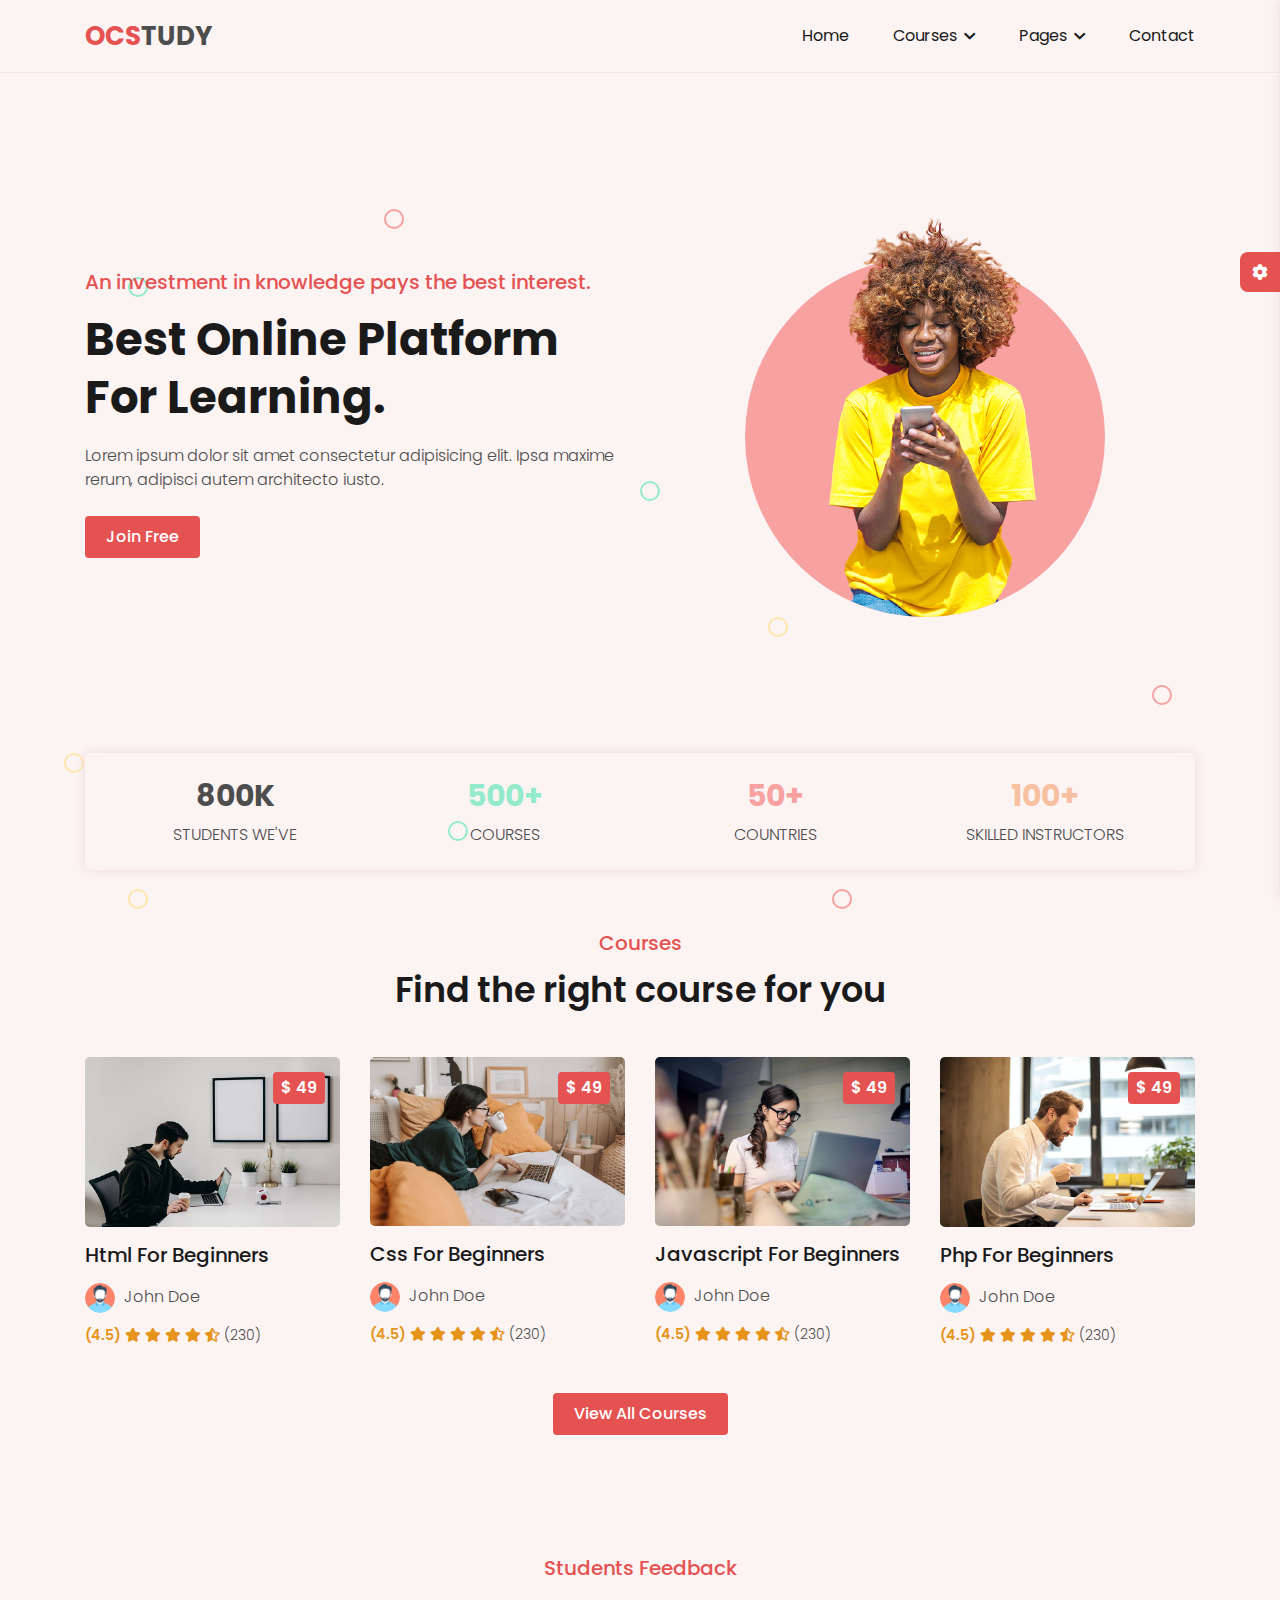
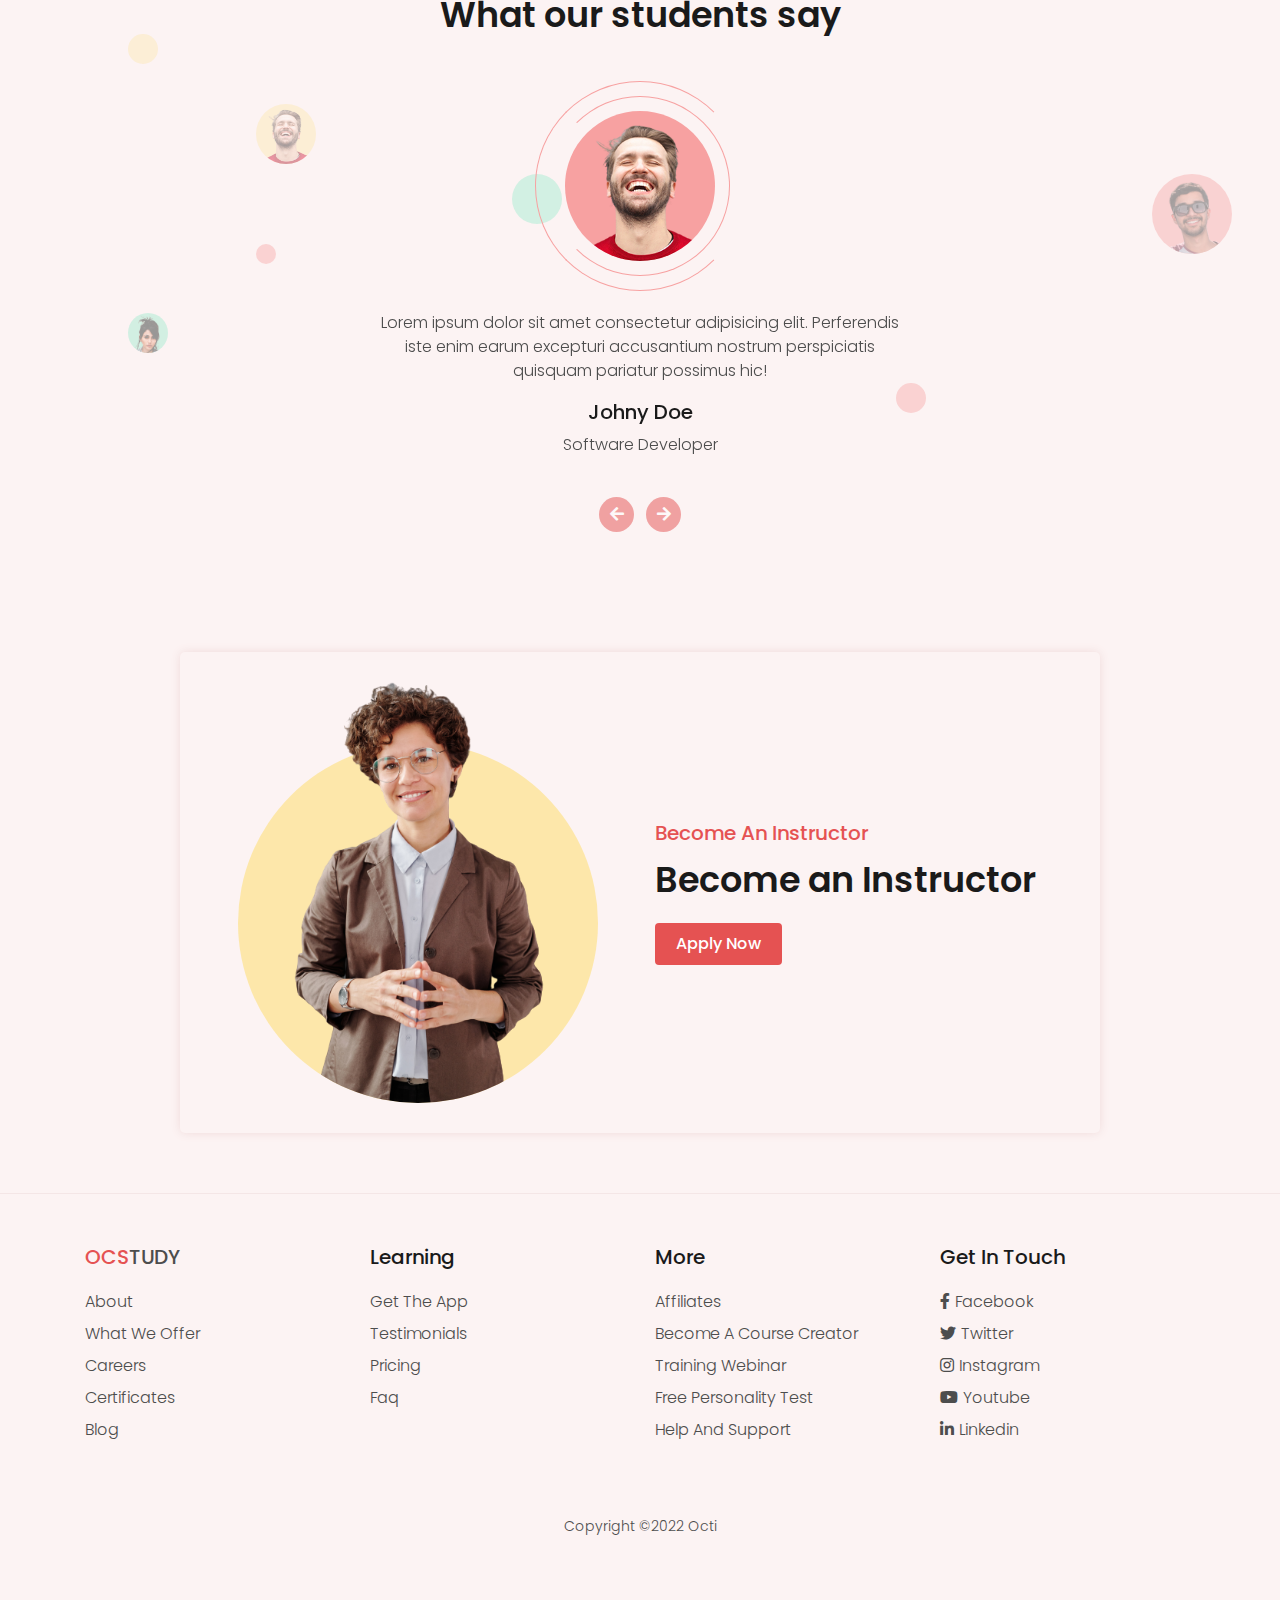
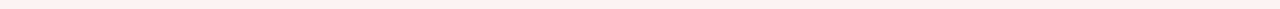
<file: index.html>
<!DOCTYPE html>
<html lang="en">
<head>
  <title> Ocstudy </title>
  <meta charset="utf-8">
  <meta name="viewport" content="width=device-width, initial-scale=1.0">
  <link rel="stylesheet" href="css/font-awesome.css">
  <link rel="stylesheet" href="css/bootstrap.min.css">
  <link rel="stylesheet" href="css/style.css">
  <link rel="stylesheet" href="css/responsive.css">
  <link rel="stylesheet" class="js-color-style" href="css/colors/color-1.css">
  <link rel="stylesheet" class="js-glass-style" href="css/glass.css" disabled>
</head>
<body"> 
<!--page loader start-->
<div class="page-loader js-page-loader">
  <div></div>
</div>
<!--page loader end-->


<!--main wrapper start-->
<div class="main-wrapper">

  <!--header start-->
  <header class="header">
    <div class="container">
      <div class="header-main d-flex justify-content-between align-items-center">
        <div class="header-logo">
          <a href="index.html"><span>ocs</span>tudy</a>
        </div>
        <button type="button" class="header-hamburger-btn js-header-menu-toggler">
          <span></span>
        </button>
        <div class="header-backdrop js-header-backdrop"></div>
        <nav class="header-menu js-header-menu">
          <button type="button" class="header-close-btn js-header-menu-toggler">
            <i class="fas fa-times"></i>
          </button>
          <ul class="menu">
            <li class="menu-item"><a href="index.html">home</a></li>
            <li class="menu-item menu-item-has-children">
              <a href="#" class="js-toggle-sub-menu">courses <i class="fas fa-chevron-down"></i></a>
              <ul class="sub-menu js-sub-menu">
                <li class="sub-menu-item"><a href="courses.html">courses</a></li>
                <li class="sub-menu-item"><a href="course-details.html">course details</a></li>
              </ul>
            </li>
            <li class="menu-item menu-item-has-children">
              <a href="#" class="js-toggle-sub-menu">pages <i class="fas fa-chevron-down"></i></a>
              <ul class="sub-menu js-sub-menu">
                <li class="sub-menu-item"><a href="log-in.html">log in</a></li>
                <li class="sub-menu-item"><a href="sign-up.html">sign up</a></li>
              </ul>
            </li>
            <li class="menu-item"><a href="contact.html">contact</a></li>
          </ul>
        </nav>
      </div>
    </div>
  </header>
   <!--header end-->

   <!--banner section start-->
   <section class="banner-section d-flex align-items-center position-relative">
     <!--bubble animation start-->
      <div class="bubble-animation">
        <div class="bubble-animation-item"></div>
        <div class="bubble-animation-item"></div>
        <div class="bubble-animation-item"></div>
        <div class="bubble-animation-item"></div>
        <div class="bubble-animation-item"></div>
        <div class="bubble-animation-item"></div>
        <div class="bubble-animation-item"></div>
        <div class="bubble-animation-item"></div>
        <div class="bubble-animation-item"></div>
      </div>
      <!--bubble animation end-->
     <div class="container">
       <div class="row align-items-center">
         <div class="col-md-6">
              <div class="banner-text">
                <h2 class="mb-3">An investment in knowledge pays the best interest.</h2>
                <h1 class="mb-3 text-capitalize">Best online platform for learning.</h1>
                <p class="mb-4">Lorem ipsum dolor sit amet consectetur adipisicing elit. Ipsa maxime rerum, adipisci autem architecto iusto.</p>
                <a href="#" class="btn btn-theme">join free</a>
              </div>
         </div>
         <div class="col-md-6 order-first order-md-last mb-5 mb-md-0">
          <div class="banner-img">
            <div class="circular-img">
              <div class="circular-img-inner">
                <div class="circular-img-circle"></div>
                <img src="img/banner-img.png" alt="Banner img">
              </div>
            </div>
          </div>
         </div>
       </div>
     </div>
   </section>
    <!--banner section end-->

    <!-- fun facts section start-->
    <section class="fun-facts-section">
      <div class="container">
        <div class="box py-2">
          <div class="row text-center">
            <div class="col-md-6 col-lg-3">
              <div class="fun-facts-item">
                <h2 class="style-1">800k</h2>
                <p>students we've</p>
              </div>
            </div>
            <div class="col-md-6 col-lg-3">
              <div class="fun-facts-item">
                <h2 class="style-2">500+</h2>
                <p>courses</p>
              </div>
            </div>
            <div class="col-md-6 col-lg-3">
              <div class="fun-facts-item">
                <h2 class="style-3">50+</h2>
                <p>countries</p>
              </div>
            </div>
            <div class="col-md-6 col-lg-3">
              <div class="fun-facts-item">
                <h2 class="style-4">100+</h2>
                <p>skilled instructors</p>
              </div>
            </div>
          </div>
        </div>
      </div>
    </section>
     <!-- fun facts section end-->

     <!-- courses section start-->
     <section class="courses-section section-padding">
      <div class="container">
        <div class="row justify-content-center">
          <div class="col-md-8">
            <div class="section-title text-center">
              <h2 class="title">courses</h2>
              <p class="sub-title">Find the right course for you</p>
            </div>
          </div>
        </div>
        <div class="row"> 
          <!--courses item start-->
          <div class="col-md-6 col-lg-3">
            <div class="courses-item">
              <a href="course-details.html" class="link">
                <div class="course-item-inner">
                  <div class="img-box">
                    <img src="img/courses/web-development/1.jpg" alt="Course img">
                  </div>
                  <h3 class="title">html for beginners</h3>
                  <div class="instructor">
                    <img src="img/instructor/1.png" alt="instructor img">
                     <span class="instructor-name">john doe</span>
                  </div>
                  <div class="rating">
                    <span class="average-rating">(4.5)</span>
                    <span class="average-stars">
                      <i class="fas fa-star"></i>
                      <i class="fas fa-star"></i>
                      <i class="fas fa-star"></i>
                      <i class="fas fa-star"></i>
                      <i class="fas fa-star-half-alt"></i>
                    </span>
                    <span class="reviews">(230)</span>
                  </div>
                  <div class="price">$ 49</div>
                </div>
              </a>
            </div>
          </div>
             <!--courses item end-->

                 <!--courses item start-->
          <div class="col-md-6 col-lg-3">
            <div class="courses-item">
              <a href="course-details.html" class="link">
                <div class="course-item-inner">
                  <div class="img-box">
                    <img src="img/courses/web-development/2.jpg" alt="Course img">
                  </div>
                  <h3 class="title">css for beginners</h3>
                  <div class="instructor">
                    <img src="img/instructor/1.png" alt="instructor img">
                     <span class="instructor-name">john doe</span>
                  </div>
                  <div class="rating">
                    <span class="average-rating">(4.5)</span>
                    <span class="average-stars">
                      <i class="fas fa-star"></i>
                      <i class="fas fa-star"></i>
                      <i class="fas fa-star"></i>
                      <i class="fas fa-star"></i>
                      <i class="fas fa-star-half-alt"></i>
                    </span>
                    <span class="reviews">(230)</span>
                  </div>
                  <div class="price">$ 49</div>
                </div>
              </a>
            </div>
          </div>
             <!--courses item end-->

                 <!--courses item start-->
          <div class="col-md-6 col-lg-3">
            <div class="courses-item">
              <a href="course-details.html" class="link">
                <div class="course-item-inner">
                  <div class="img-box">
                    <img src="img/courses/web-development/3.jpg" alt="Course img">
                  </div>
                  <h3 class="title">javascript for beginners</h3>
                  <div class="instructor">
                    <img src="img/instructor/1.png" alt="instructor img">
                     <span class="instructor-name">john doe</span>
                  </div>
                  <div class="rating">
                    <span class="average-rating">(4.5)</span>
                    <span class="average-stars">
                      <i class="fas fa-star"></i>
                      <i class="fas fa-star"></i>
                      <i class="fas fa-star"></i>
                      <i class="fas fa-star"></i>
                      <i class="fas fa-star-half-alt"></i>
                    </span>
                    <span class="reviews">(230)</span>
                  </div>
                  <div class="price">$ 49</div>
                </div>
              </a>
            </div>
          </div>
             <!--courses item end-->
                 <!--courses item start-->
          <div class="col-md-6 col-lg-3">
            <div class="courses-item">
              <a href="course-details.html" class="link">
                <div class="course-item-inner">
                  <div class="img-box">
                    <img src="img/courses/web-development/4.jpg" alt="Course img">
                  </div>
                  <h3 class="title">php for beginners</h3>
                  <div class="instructor">
                    <img src="img/instructor/1.png" alt="instructor img">
                     <span class="instructor-name">john doe</span>
                  </div>
                  <div class="rating">
                    <span class="average-rating">(4.5)</span>
                    <span class="average-stars">
                      <i class="fas fa-star"></i>
                      <i class="fas fa-star"></i>
                      <i class="fas fa-star"></i>
                      <i class="fas fa-star"></i>
                      <i class="fas fa-star-half-alt"></i>
                    </span>
                    <span class="reviews">(230)</span>
                  </div>
                  <div class="price">$ 49</div>
                </div>
              </a>
            </div>
          </div>
             <!--courses item end-->

        </div>
        <div class="row">  
          <div class="col-12 text-center mt-3">
            <a href="courses.html" class="btn btn-theme">view all courses</a>
          </div>
        </div>
      </div>
     </section>
     <!-- courses section end-->

     <!-- testimonials section start-->

     <section class="testimonials-section section-padding position-relative">
       <div class="decoration-circles d-none d-lg-block">
         <div class="decoration-circles-item"></div>
         <div class="decoration-circles-item"></div>
         <div class="decoration-circles-item"></div>
         <div class="decoration-circles-item"></div>
       </div>
        <div class="decoration-imgs d-none d-lg-block">
          <img src="img/testimonial/1.png" alt="decoration img" class="decoration-imgs-item">
          <img src="img/testimonial/2.png" alt="decoration img" class="decoration-imgs-item">
          <img src="img/testimonial/3.png" alt="decoration img" class="decoration-imgs-item">
        </div>
       <div class="container">
         <div class="row justify-content-center">
           <div class="col-md-8">
            <div class="section-title text-center">
              <h2 class="title">students feedback</h2>
              <p class="sub-title">What our students say</p>
            </div>
           </div>
         </div>
         <div class="row justify-content-center">
           <div class="col-md-8 col-lg-6">
            <div class="img-box rounded-circle position-relative">
              <img src="img/testimonial/1.png" class="w-100 js-testimonial-img rounded-circle"
               alt="Testimonials img">
            </div>
            <div id="carouselOne" class="carousel slide text-center" data-bs-ride="carousel">
              <div class="carousel-inner mb-4">
                <div class="carousel-item active" data-js-testimonial-img="img/testimonial/1.png">
                  <div class="testimonials-items">
                    <p class="text-1">Lorem ipsum dolor sit amet consectetur adipisicing elit. Perferendis iste enim earum excepturi 
                      accusantium nostrum perspiciatis quisquam pariatur possimus hic!</p>
                      <h3>Johny Doe</h3>
                      <p class="text-2">Software Developer</p>
                  </div>
                </div>
                <div class="carousel-item" data-js-testimonial-img="img/testimonial/2.png">
                  <div class="testimonials-items">
                    <p class="text-1">Lorem ipsum dolor sit amet consectetur adipisicing elit. Perferendis iste enim earum excepturi 
                      accusantium nostrum perspiciatis quisquam pariatur possimus hic!</p>
                      <h3>John Doe</h3>
                      <p class="text-2">Web Developer</p>
                  </div>
                </div>
                <div class="carousel-item" data-js-testimonial-img="img/testimonial/3.png">
                  <div class="testimonials-items">
                    <p class="text-1">Lorem ipsum dolor sit amet consectetur adipisicing elit. Perferendis iste enim earum excepturi 
                      accusantium nostrum perspiciatis quisquam pariatur possimus hic!</p>
                      <h3>Emma Doe</h3>
                      <p class="text-2">Web Developer</p>
                  </div>
                </div>
              </div>
              <button class="carousel-control-prev" type="button" data-bs-target="#carouselOne" data-bs-slide="prev">
                <i class="fas fa-arrow-left"></i>
                <span class="visually-hidden">Previous</span>
              </button>
              <button class="carousel-control-next" type="button" data-bs-target="#carouselOne" data-bs-slide="next">
                <i class="fas fa-arrow-right"></i>
                <span class="visually-hidden">Next</span>
              </button>
            </div>
           </div>
         </div>
       </div>
     </section>
     <!-- testimonials section end-->

     <!--become a instructor section start-->
      <section class="bai-section section-padding">
        <div class="container">
          <div class="row justify-content-center">
            <div class="col-xl-10">
              <div class="box">
                <div class="row align-items-center">
                  <div class="col-md 6">
                    <div class="circular-img">
                      <div class="circular-img-inner">
                        <div class="circular-img-circle"></div>
                        <img src="img/bai-img.png" alt="bai img">
                      </div>
                    </div>
                  </div>
                  <div class="col-md-6 mb-4 m-md-0 ">
                    <div class="section-title m-0">
                      <h2 class="title">Become an Instructor</h2>
                      <p class="sub-title">Become an Instructor</p>
                    </div>
                    <a href="#" class="btn btn-theme">apply now</a>
                  </div>
                </div>
              </div>
            </div>
          </div>
        </div>
      </section>

     <!--become a instructor section end-->

     <!--footer start-->
     <footer class="footer">
       <div class="footer-top">
         <div class="container">
           <div class="row">
             <div class="col-sm-6 col-lg-3">
               <div class="footer-item">
                 <h3 class="footer-logo"><span>ocs</span>tudy</h3>
                 <ul>
                   <li><a href="#">about</a></li>
                   <li><a href="#">what we offer</a></li>
                   <li><a href="#">careers</a></li>
                   <li><a href="#">certificates</a></li>
                   <li><a href="#">blog</a></li>
                 </ul>
               </div>
             </div>
             <div class="col-sm-6 col-lg-3">
              <div class="footer-item">
                <h3>learning</h3>
                <ul>
                  <li><a href="#">get the app</a></li>
                  <li><a href="#">testimonials</a></li>
                  <li><a href="#">pricing</a></li>
                  <li><a href="#">faq</a></li>
                </ul>
              </div>
            </div>
            <div class="col-sm-6 col-lg-3">
              <div class="footer-item">
                <h3>more</h3>
                <ul>
                  <li><a href="#">affiliates</a></li>
                  <li><a href="#">become a course creator</a></li>
                  <li><a href="#">training webinar</a></li>
                  <li><a href="#">free personality test</a></li>
                  <li><a href="#">help and support</a></li>
                </ul>
              </div>
            </div>
            <div class="col-sm-6 col-lg-3">
              <div class="footer-item">
                <h3>get in touch</h3>
                <ul>
                  <li><a href="#"><i class="fab  fa-facebook-f social-icon"></i>facebook</a></li>
                  <li><a href="#"><i class="fab fa-twitter social-icon"></i>twitter</a></li>
                  <li><a href="#"><i class="fab fa-instagram social-icon"></i>instagram</a></li>
                  <li><a href="#"><i class="fab fa-youtube social-icon"></i>youtube</a></li>
                  <li><a href="#"><i class="fab fa-linkedin-in social-icon"></i>linkedin</a></li>
                </ul>
              </div>
            </div>
           </div>
         </div>
       </div>
       <div class="footer-bottom">
         <div class="container">
           <p class="m-0 py-4 text-center">Copyright &copy;2022 Octi</p>
         </div>
       </div>
     </footer>
     <!--footer end-->



     <br><br>


</div>
<!--main wrapper end-->

<!--style switcher start-->

<div class="style-switcher js-style-switcher">
  <div class="style-switcher-toggler js-style-switcher-toggler">
    <div class="fas fa-cog"></div>
  </div>
  <h3>Style Switcher</h3>
  <div class="style-switcher-item">
    <p class="mb-2">Theme Colors</p>
    <!--theme colors-->
    <div class="theme-colors js-theme-colors">
      <button type="button" data-js-theme-color="color-1" class="js-theme-color-item color-1">
      </button>
      <button type="button" data-js-theme-color="color-2" class="js-theme-color-item color-2">
      </button>
      <button type="button" data-js-theme-color="color-3" class="js-theme-color-item color-3">
      </button>
      <button type="button" data-js-theme-color="color-4" class="js-theme-color-item color-4">
      </button>
      <button type="button" data-js-theme-color="color-5" class="js-theme-color-item color-5">
      </button>
    </div>
  </div>
  <div class="style-switcher-item">
    <div class="form-check form-switch">
      <input class="form-check-input js-dark-mode" type="checkbox" role="switch" id="dark-mode">
      <label class="form-check-label" for="dark-mode">Dark Mode</label>
    </div>
  </div>
  <div class="style-switcher-item">
    <div class="form-check form-switch">
      <input class="form-check-input js-glass-effect" type="checkbox" role="switch" id="glass-effect">
      <label class="form-check-label" for="glass-effect">Glass Effect</label>
    </div>
  </div>
</div>
<!--style switcher end-->


<script src="js/bootstrap.bundle.min.js"></script>  
<script src="js/main.js"></script>
</body>
</html>
</file>
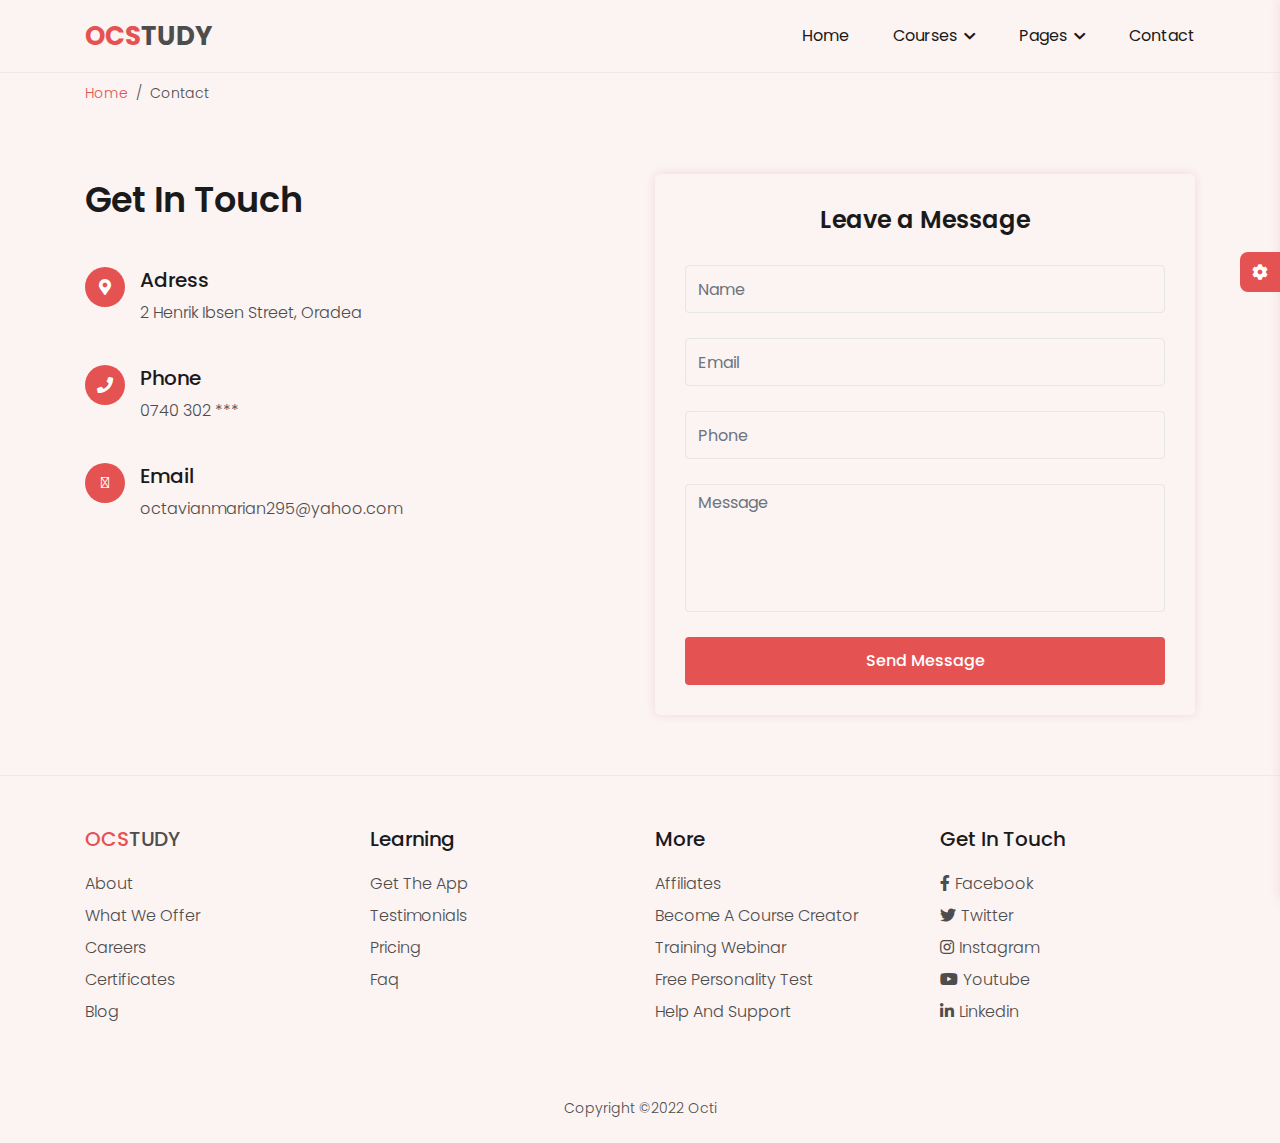
<file: contact.html>
<!DOCTYPE html>
<html lang="en">
<head>
  <title> Contact </title>
  <meta charset="utf-8">
  <meta name="viewport" content="width=device-width, initial-scale=1.0">
  <link rel="stylesheet" href="css/font-awesome.css">
  <link rel="stylesheet" href="css/bootstrap.min.css">
  <link rel="stylesheet" href="css/style.css">
  <link rel="stylesheet" href="css/responsive.css">
  <link rel="stylesheet" class="js-color-style" href="css/colors/color-1.css">
  <link rel="stylesheet" class="js-glass-style" href="css/glass.css" disabled>
</head>
<body>



<!--main wrapper start-->
<div class="main-wrapper">

  <!--header start-->
  <header class="header">
    <div class="container">
      <div class="header-main d-flex justify-content-between align-items-center">
        <div class="header-logo">
          <a href="index.html"><span>ocs</span>tudy</a>
        </div>
        <button type="button" class="header-hamburger-btn js-header-menu-toggler">
          <span></span>
        </button>
        <div class="header-backdrop js-header-backdrop"></div>
        <nav class="header-menu js-header-menu">
          <button type="button" class="header-close-btn js-header-menu-toggler">
            <i class="fas fa-times"></i>
          </button>
          <ul class="menu">
            <li class="menu-item"><a href="index.html">home</a></li>
            <li class="menu-item menu-item-has-children">
              <a href="#" class="js-toggle-sub-menu">courses <i class="fas fa-chevron-down"></i></a>
              <ul class="sub-menu js-sub-menu">
                <li class="sub-menu-item"><a href="courses.html">courses</a></li>
                <li class="sub-menu-item"><a href="course-details.html">course details</a></li>
              </ul>
            </li>
            <li class="menu-item menu-item-has-children">
              <a href="#" class="js-toggle-sub-menu">pages <i class="fas fa-chevron-down"></i></a>
              <ul class="sub-menu js-sub-menu">
                <li class="sub-menu-item"><a href="log-in.html">log in</a></li>
                <li class="sub-menu-item"><a href="sign-up.html">sign up</a></li>
              </ul>
            </li>
            <li class="menu-item"><a href="contact.html">contact</a></li>
          </ul>
        </nav>
      </div>
    </div>
  </header>
   <!--header end-->

    <!--breadcrumb start-->
    <div class="breadcrumb-nav">
      <div class="container">
       <nav aria-label="breadcrumb">
         <ol class="breadcrumb mb-0">
           <li class="breadcrumb-item"><a href="index.html">Home</a></li>
           <li class="breadcrumb-item active" aria-current="page">contact</li>
         </ol>
       </nav>
      </div>
    </div>
     <!--breadcrumb end-->

     <!--contact section start-->
      <section class="contact-section section-padding">
        <div class="container">
          <div class="row">
            <div class="col-md-6">
              <div class="section-title">
                <p class="sub-title">Get In Touch</p>
              </div>
              <div class="contact-items">
                <div class="contact-item">
                  <div class="icon-box"><i class="fas fa-map-marker-alt"></i></div>
                  <h3>Adress</h3>
                  <p>2 Henrik Ibsen Street, Oradea</p>
                </div>

                <div class="contact-item">
                  <div class="icon-box"><i class="fas fa-phone"></i></div>
                  <h3>Phone</h3>
                  <p>0740 302 ***</p>
                </div>

                <div class="contact-item">
                  <div class="icon-box"><div class="ifas fa-envelope"></div></div>
                  <h3>Email</h3>
                  <p>octavianmarian295@yahoo.com</p>
                </div>
              </div>
            </div>
            <div class="col-md-6">
              <div class="contact-form box">
                <h2 class="form-title text-center">Leave a Message</h2>
                <form action="">
                  <div class="form-group">
                    <input type="text" class="form-control" placeholder="Name">
                  </div>

                  <div class="form-group">
                    <input type="text" class="form-control" placeholder="Email">
                  </div>

                  <div class="form-group">
                    <input type="text" class="form-control" placeholder="Phone">
                  </div>
                  <div class="form-group">
                    <textarea class="form-control" placeholder="Message"></textarea>
                  </div>
                  <button type="submit" class="btn btn-block btn-theme btn-form">send message</button>
                </form>
              </div>
            </div>
          </div>
        </div>
      </section>
     <!--contact section end-->


      <!--footer start-->
      <footer class="footer">
        <div class="footer-top">
          <div class="container">
            <div class="row">
              <div class="col-sm-6 col-lg-3">
                <div class="footer-item">
                  <h3 class="footer-logo"><span>ocs</span>tudy</h3>
                  <ul>
                    <li><a href="#">about</a></li>
                    <li><a href="#">what we offer</a></li>
                    <li><a href="#">careers</a></li>
                    <li><a href="#">certificates</a></li>
                    <li><a href="#">blog</a></li>
                  </ul>
                </div>
              </div>
              <div class="col-sm-6 col-lg-3">
               <div class="footer-item">
                 <h3>learning</h3>
                 <ul>
                   <li><a href="#">get the app</a></li>
                   <li><a href="#">testimonials</a></li>
                   <li><a href="#">pricing</a></li>
                   <li><a href="#">faq</a></li>
                 </ul>
               </div>
             </div>
             <div class="col-sm-6 col-lg-3">
               <div class="footer-item">
                 <h3>more</h3>
                 <ul>
                   <li><a href="#">affiliates</a></li>
                   <li><a href="#">become a course creator</a></li>
                   <li><a href="#">training webinar</a></li>
                   <li><a href="#">free personality test</a></li>
                   <li><a href="#">help and support</a></li>
                 </ul>
               </div>
             </div>
             <div class="col-sm-6 col-lg-3">
               <div class="footer-item">
                 <h3>get in touch</h3>
                 <ul>
                   <li><a href="#"><i class="fab  fa-facebook-f social-icon"></i>facebook</a></li>
                   <li><a href="#"><i class="fab fa-twitter social-icon"></i>twitter</a></li>
                   <li><a href="#"><i class="fab fa-instagram social-icon"></i>instagram</a></li>
                   <li><a href="#"><i class="fab fa-youtube social-icon"></i>youtube</a></li>
                   <li><a href="#"><i class="fab fa-linkedin-in social-icon"></i>linkedin</a></li>
                 </ul>
               </div>
             </div>
            </div>
          </div>
        </div>
        <div class="footer-bottom">
          <div class="container">
            <p class="m-0 py-4 text-center">Copyright &copy;2022 Octi</p>
          </div>
        </div>
      </footer>
      <!--footer end-->
 

</div>
<!--main wrapper end-->


<!--style switcher start-->

<div class="style-switcher js-style-switcher">
  <div class="style-switcher-toggler js-style-switcher-toggler">
    <div class="fas fa-cog"></div>
  </div>
  <h3>Style Switcher</h3>
  <div class="style-switcher-item">
    <p class="mb-2">Theme Colors</p>
    <!--theme colors-->
    <div class="theme-colors js-theme-colors">
      <button type="button" data-js-theme-color="color-1" class="js-theme-color-item color-1">
      </button>
      <button type="button" data-js-theme-color="color-2" class="js-theme-color-item color-2">
      </button>
      <button type="button" data-js-theme-color="color-3" class="js-theme-color-item color-3">
      </button>
      <button type="button" data-js-theme-color="color-4" class="js-theme-color-item color-4">
      </button>
      <button type="button" data-js-theme-color="color-5" class="js-theme-color-item color-5">
      </button>
    </div>
  </div>
  <div class="style-switcher-item">
    <div class="form-check form-switch">
      <input class="form-check-input js-dark-mode" type="checkbox" role="switch" id="dark-mode">
      <label class="form-check-label" for="dark-mode">Dark Mode</label>
    </div>
  </div>
  <div class="style-switcher-item">
    <div class="form-check form-switch">
      <input class="form-check-input js-glass-effect" type="checkbox" role="switch" id="glass-effect">
      <label class="form-check-label" for="glass-effect">Glass Effect</label>
    </div>
  </div>
</div>
<!--style switcher end-->



<script src="js/bootstrap.bundle.min.js"></script>  
<script src="js/main.js"></script>
</body>
</html>
</file>
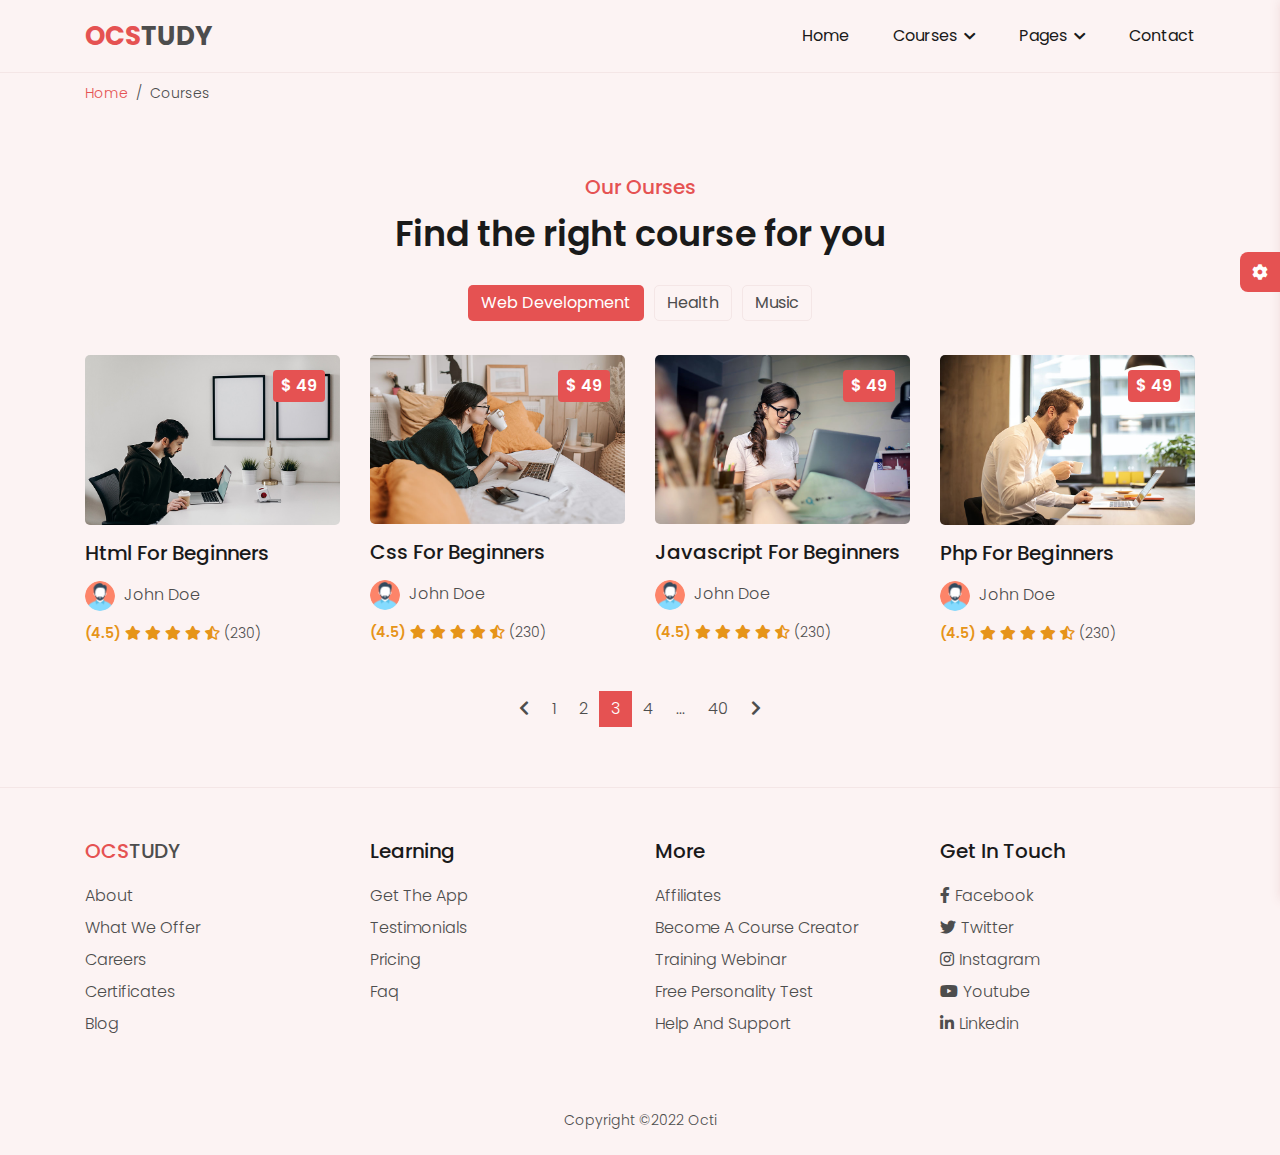
<file: courses.html>
<!DOCTYPE html>
<html lang="en">
<head>
  <title> Courses </title>
  <meta charset="utf-8">
  <meta name="viewport" content="width=device-width, initial-scale=1.0">
  <link rel="stylesheet" href="css/font-awesome.css">
  <link rel="stylesheet" href="css/bootstrap.min.css">
  <link rel="stylesheet" href="css/style.css">
  <link rel="stylesheet" href="css/responsive.css">
  <link rel="stylesheet" class="js-color-style" href="css/colors/color-1.css">
  <link rel="stylesheet" class="js-glass-style" href="css/glass.css" disabled>
</head>
<body>



<!--main wrapper start-->
<div class="main-wrapper">

  <!--header start-->
  <header class="header">
    <div class="container">
      <div class="header-main d-flex justify-content-between align-items-center">
        <div class="header-logo">
          <a href="index.html"><span>ocs</span>tudy</a>
        </div>
        <button type="button" class="header-hamburger-btn js-header-menu-toggler">
          <span></span>
        </button>
        <div class="header-backdrop js-header-backdrop"></div>
        <nav class="header-menu js-header-menu">
          <button type="button" class="header-close-btn js-header-menu-toggler">
            <i class="fas fa-times"></i>
          </button>
          <ul class="menu">
            <li class="menu-item"><a href="index.html">home</a></li>
            <li class="menu-item menu-item-has-children">
              <a href="#" class="js-toggle-sub-menu">courses <i class="fas fa-chevron-down"></i></a>
              <ul class="sub-menu js-sub-menu">
                <li class="sub-menu-item"><a href="courses.html">courses</a></li>
                <li class="sub-menu-item"><a href="course-details.html">course details</a></li>
              </ul>
            </li>
            <li class="menu-item menu-item-has-children">
              <a href="#" class="js-toggle-sub-menu">pages <i class="fas fa-chevron-down"></i></a>
              <ul class="sub-menu js-sub-menu">
                <li class="sub-menu-item"><a href="log-in.html">log in</a></li>
                <li class="sub-menu-item"><a href="sign-up.html">sign up</a></li>
              </ul>
            </li>
            <li class="menu-item"><a href="contact.html">contact</a></li>
          </ul>
        </nav>
      </div>
    </div>
  </header>
   <!--header end-->

   <!--breadcrumb start-->
   <div class="breadcrumb-nav">
     <div class="container">
      <nav aria-label="breadcrumb">
        <ol class="breadcrumb mb-0">
          <li class="breadcrumb-item"><a href="index.html">Home</a></li>
          <li class="breadcrumb-item active" aria-current="page">courses</li>
        </ol>
      </nav>
     </div>
   </div>
    <!--breadcrumb end-->

    <!-- courses section start-->
    <section class="courses-section section-padding">
      <div class="container">
        <div class="row justify-content-center">
          <div class="col-md-8">
            <div class="section-title text-center mb-4">
              <h2 class="title">our ourses</h2>
              <p class="sub-title">Find the right course for you</p>
            </div>
          </div>
        </div>
        <div class="row">
          <div class="col-12">
            <nav>
              <div class="nav nav-tabs border-0 justify-content-center mb-4" id="nav-tab" role="tablist">
                <button class="nav-link active" id="web-development-tab" data-bs-toggle="tab" data-bs-target="#web-development" type="button" role="tab" aria-controls="web-development" aria-selected="true">web development</button>
                <button class="nav-link" id="health-tab" data-bs-toggle="tab" data-bs-target="#health" type="button" role="tab" aria-controls="health" aria-selected="false">health</button>
                <button class="nav-link" id="music-tab" data-bs-toggle="tab" data-bs-target="#music" type="button" role="tab" aria-controls="music" aria-selected="false">music</button>
              </div>
            </nav>
            <div class="tab-content" id="nav-tabContent">
              <div class="tab-pane fade show active" id="web-development" role="tabpanel" aria-labelledby="web-development-tab">
               <div class="row justify-content-center">
          <!--courses item start-->
          <div class="col-md-6 col-lg-3">
            <div class="courses-item">
              <a href="course-details.html" class="link">
                <div class="course-item-inner">
                  <div class="img-box">
                    <img src="img/courses/web-development/1.jpg" alt="Course img">
                  </div>
                  <h3 class="title">html for beginners</h3>
                  <div class="instructor">
                    <img src="img/instructor/1.png" alt="instructor img">
                     <span class="instructor-name">john doe</span>
                  </div>
                  <div class="rating">
                    <span class="average-rating">(4.5)</span>
                    <span class="average-stars">
                      <i class="fas fa-star"></i>
                      <i class="fas fa-star"></i>
                      <i class="fas fa-star"></i>
                      <i class="fas fa-star"></i>
                      <i class="fas fa-star-half-alt"></i>
                    </span>
                    <span class="reviews">(230)</span>
                  </div>
                  <div class="price">$ 49</div>
                </div>
              </a>
            </div>
          </div>
             <!--courses item end-->

             <!--courses item start-->
          <div class="col-md-6 col-lg-3">
            <div class="courses-item">
              <a href="course-details.html" class="link">
                <div class="course-item-inner">
                  <div class="img-box">
                    <img src="img/courses/web-development/2.jpg" alt="Course img">
                  </div>
                  <h3 class="title">css for beginners</h3>
                  <div class="instructor">
                    <img src="img/instructor/1.png" alt="instructor img">
                     <span class="instructor-name">john doe</span>
                  </div>
                  <div class="rating">
                    <span class="average-rating">(4.5)</span>
                    <span class="average-stars">
                      <i class="fas fa-star"></i>
                      <i class="fas fa-star"></i>
                      <i class="fas fa-star"></i>
                      <i class="fas fa-star"></i>
                      <i class="fas fa-star-half-alt"></i>
                    </span>
                    <span class="reviews">(230)</span>
                  </div>
                  <div class="price">$ 49</div>
                </div>
              </a>
            </div>
          </div>
             <!--courses item end-->
             <!--courses item start-->
          <div class="col-md-6 col-lg-3">
            <div class="courses-item">
              <a href="course-details.html" class="link">
                <div class="course-item-inner">
                  <div class="img-box">
                    <img src="img/courses/web-development/3.jpg" alt="Course img">
                  </div>
                  <h3 class="title">javascript for beginners</h3>
                  <div class="instructor">
                    <img src="img/instructor/1.png" alt="instructor img">
                     <span class="instructor-name">john doe</span>
                  </div>
                  <div class="rating">
                    <span class="average-rating">(4.5)</span>
                    <span class="average-stars">
                      <i class="fas fa-star"></i>
                      <i class="fas fa-star"></i>
                      <i class="fas fa-star"></i>
                      <i class="fas fa-star"></i>
                      <i class="fas fa-star-half-alt"></i>
                    </span>
                    <span class="reviews">(230)</span>
                  </div>
                  <div class="price">$ 49</div>
                </div>
              </a>
            </div>
          </div>
             <!--courses item end-->
             <!--courses item start-->
          <div class="col-md-6 col-lg-3">
            <div class="courses-item">
              <a href="course-details.html" class="link">
                <div class="course-item-inner">
                  <div class="img-box">
                    <img src="img/courses/web-development/4.jpg" alt="Course img">
                  </div>
                  <h3 class="title">php for beginners</h3>
                  <div class="instructor">
                    <img src="img/instructor/1.png" alt="instructor img">
                     <span class="instructor-name">john doe</span>
                  </div>
                  <div class="rating">
                    <span class="average-rating">(4.5)</span>
                    <span class="average-stars">
                      <i class="fas fa-star"></i>
                      <i class="fas fa-star"></i>
                      <i class="fas fa-star"></i>
                      <i class="fas fa-star"></i>
                      <i class="fas fa-star-half-alt"></i>
                    </span>
                    <span class="reviews">(230)</span>
                  </div>
                  <div class="price">$ 49</div>
                </div>
              </a>
            </div>
          </div>
             <!--courses item end-->
               </div>
              </div>
              <div class="tab-pane fade" id="health" role="tabpanel" aria-labelledby="health-tab">
               <div class="row justify-content-center">
                 <!--courses item start-->
          <div class="col-md-6 col-lg-3">
            <div class="courses-item">
              <a href="course-details.html" class="link">
                <div class="course-item-inner">
                  <div class="img-box">
                    <img src="img/courses/health/1.jpg" alt="Course img">
                  </div>
                  <h3 class="title">weight loss course</h3>
                  <div class="instructor">
                    <img src="img/instructor/1.png" alt="instructor img">
                     <span class="instructor-name">john doe</span>
                  </div>
                  <div class="rating">
                    <span class="average-rating">(4.5)</span>
                    <span class="average-stars">
                      <i class="fas fa-star"></i>
                      <i class="fas fa-star"></i>
                      <i class="fas fa-star"></i>
                      <i class="fas fa-star"></i>
                      <i class="fas fa-star-half-alt"></i>
                    </span>
                    <span class="reviews">(230)</span>
                  </div>
                  <div class="price">$ 49</div>
                </div>
              </a>
            </div>
          </div>
             <!--courses item end-->

                <!--courses item start-->
          <div class="col-md-6 col-lg-3">
            <div class="courses-item">
              <a href="course-details.html" class="link">
                <div class="course-item-inner">
                  <div class="img-box">
                    <img src="img/courses/health/2.jpg" alt="Course img">
                  </div>
                  <h3 class="title">weight loss and nutrition guide</h3>
                  <div class="instructor">
                    <img src="img/instructor/1.png" alt="instructor img">
                     <span class="instructor-name">john doe</span>
                  </div>
                  <div class="rating">
                    <span class="average-rating">(4.5)</span>
                    <span class="average-stars">
                      <i class="fas fa-star"></i>
                      <i class="fas fa-star"></i>
                      <i class="fas fa-star"></i>
                      <i class="fas fa-star"></i>
                      <i class="fas fa-star-half-alt"></i>
                    </span>
                    <span class="reviews">(230)</span>
                  </div>
                  <div class="price">$ 49</div>
                </div>
              </a>
            </div>
          </div>
             <!--courses item end-->

               </div>
              </div>
              <div class="tab-pane fade" id="music" role="tabpanel" aria-labelledby="music-tab">
                <div class="row justify-content-center">
                     <!--courses item start-->
          <div class="col-md-6 col-lg-3">
            <div class="courses-item">
              <a href="course-details.html" class="link">
                <div class="course-item-inner">
                  <div class="img-box">
                    <img src="img/courses/music/1.jpg" alt="Course img">
                  </div>
                  <h3 class="title">become a singer</h3>
                  <div class="instructor">
                    <img src="img/instructor/1.png" alt="instructor img">
                     <span class="instructor-name">john doe</span>
                  </div>
                  <div class="rating">
                    <span class="average-rating">(4.5)</span>
                    <span class="average-stars">
                      <i class="fas fa-star"></i>
                      <i class="fas fa-star"></i>
                      <i class="fas fa-star"></i>
                      <i class="fas fa-star"></i>
                      <i class="fas fa-star-half-alt"></i>
                    </span>
                    <span class="reviews">(230)</span>
                  </div>
                  <div class="price">$ 49</div>
                </div>
              </a>
            </div>
          </div>
             <!--courses item end-->
             <!--courses item start-->
          <div class="col-md-6 col-lg-3">
            <div class="courses-item">
              <a href="course-details.html" class="link">
                <div class="course-item-inner">
                  <div class="img-box">
                    <img src="img/courses/music/2.jpg" alt="Course img">
                  </div>
                  <h3 class="title">become a guitar master</h3>
                  <div class="instructor">
                    <img src="img/instructor/1.png" alt="instructor img">
                     <span class="instructor-name">john doe</span>
                  </div>
                  <div class="rating">
                    <span class="average-rating">(4.5)</span>
                    <span class="average-stars">
                      <i class="fas fa-star"></i>
                      <i class="fas fa-star"></i>
                      <i class="fas fa-star"></i>
                      <i class="fas fa-star"></i>
                      <i class="fas fa-star-half-alt"></i>
                    </span>
                    <span class="reviews">(230)</span>
                  </div>
                  <div class="price">$ 49</div>
                </div>
              </a>
            </div>
          </div>
             <!--courses item end-->
                </div>
              </div>
            </div>
          </div>
        </div>
        <div class="row">
          <div class="col-12 mt-3">
            <!-- pagination start-->
            <nav aria-label="Page navigation">
              <ul class="pagination justify-content-center">
                <li class="page-item">
                  <a class="page-link" href="#" aria-label="Previous">
                   <i class="fas fa-chevron-left"></i>
                  </a>
                </li>
                <li class="page-item"><a class="page-link" href="#">1</a></li>
                <li class="page-item"><a class="page-link" href="#">2</a></li>
                <li class="page-item active"><a class="page-link" href="#">3</a></li>
                <li class="page-item"><a class="page-link" href="#">4</a></li>
                <li class="page-item disabled"><a class="page-link" href="#">...</a></li>
                <li class="page-item"><a class="page-link" href="#">40</a></li>

                <li class="page-item">
                  <a class="page-link" href="#" aria-label="Next">
                    <i class="fas fa-chevron-right"></i>
                  </a>
                </li>
              </ul>
            </nav>
              <!-- pagination end-->

          </div>
        </div>
      </div>
    </section>
     <!-- courses section end-->


      <!--footer start-->
      <footer class="footer">
        <div class="footer-top">
          <div class="container">
            <div class="row">
              <div class="col-sm-6 col-lg-3">
                <div class="footer-item">
                  <h3 class="footer-logo"><span>ocs</span>tudy</h3>
                  <ul>
                    <li><a href="#">about</a></li>
                    <li><a href="#">what we offer</a></li>
                    <li><a href="#">careers</a></li>
                    <li><a href="#">certificates</a></li>
                    <li><a href="#">blog</a></li>
                  </ul>
                </div>
              </div>
              <div class="col-sm-6 col-lg-3">
               <div class="footer-item">
                 <h3>learning</h3>
                 <ul>
                   <li><a href="#">get the app</a></li>
                   <li><a href="#">testimonials</a></li>
                   <li><a href="#">pricing</a></li>
                   <li><a href="#">faq</a></li>
                 </ul>
               </div>
             </div>
             <div class="col-sm-6 col-lg-3">
               <div class="footer-item">
                 <h3>more</h3>
                 <ul>
                   <li><a href="#">affiliates</a></li>
                   <li><a href="#">become a course creator</a></li>
                   <li><a href="#">training webinar</a></li>
                   <li><a href="#">free personality test</a></li>
                   <li><a href="#">help and support</a></li>
                 </ul>
               </div>
             </div>
             <div class="col-sm-6 col-lg-3">
               <div class="footer-item">
                 <h3>get in touch</h3>
                 <ul>
                   <li><a href="#"><i class="fab  fa-facebook-f social-icon"></i>facebook</a></li>
                   <li><a href="#"><i class="fab fa-twitter social-icon"></i>twitter</a></li>
                   <li><a href="#"><i class="fab fa-instagram social-icon"></i>instagram</a></li>
                   <li><a href="#"><i class="fab fa-youtube social-icon"></i>youtube</a></li>
                   <li><a href="#"><i class="fab fa-linkedin-in social-icon"></i>linkedin</a></li>
                 </ul>
               </div>
             </div>
            </div>
          </div>
        </div>
        <div class="footer-bottom">
          <div class="container">
            <p class="m-0 py-4 text-center">Copyright &copy;2022 Octi</p>
          </div>
        </div>
      </footer>
      <!--footer end-->
 

</div>
<!--main wrapper end-->

<!--style switcher start-->

<div class="style-switcher js-style-switcher">
  <div class="style-switcher-toggler js-style-switcher-toggler">
    <div class="fas fa-cog"></div>
  </div>
  <h3>Style Switcher</h3>
  <div class="style-switcher-item">
    <p class="mb-2">Theme Colors</p>
    <!--theme colors-->
    <div class="theme-colors js-theme-colors">
      <button type="button" data-js-theme-color="color-1" class="js-theme-color-item color-1">
      </button>
      <button type="button" data-js-theme-color="color-2" class="js-theme-color-item color-2">
      </button>
      <button type="button" data-js-theme-color="color-3" class="js-theme-color-item color-3">
      </button>
      <button type="button" data-js-theme-color="color-4" class="js-theme-color-item color-4">
      </button>
      <button type="button" data-js-theme-color="color-5" class="js-theme-color-item color-5">
      </button>
    </div>
  </div>
  <div class="style-switcher-item">
    <div class="form-check form-switch">
      <input class="form-check-input js-dark-mode" type="checkbox" role="switch" id="dark-mode">
      <label class="form-check-label" for="dark-mode">Dark Mode</label>
    </div>
  </div>
  <div class="style-switcher-item">
    <div class="form-check form-switch">
      <input class="form-check-input js-glass-effect" type="checkbox" role="switch" id="glass-effect">
      <label class="form-check-label" for="glass-effect">Glass Effect</label>
    </div>
  </div>
</div>
<!--style switcher end-->



<script src="js/bootstrap.bundle.min.js"></script>  
<script src="js/main.js"></script>
</body>
</html>
</file>
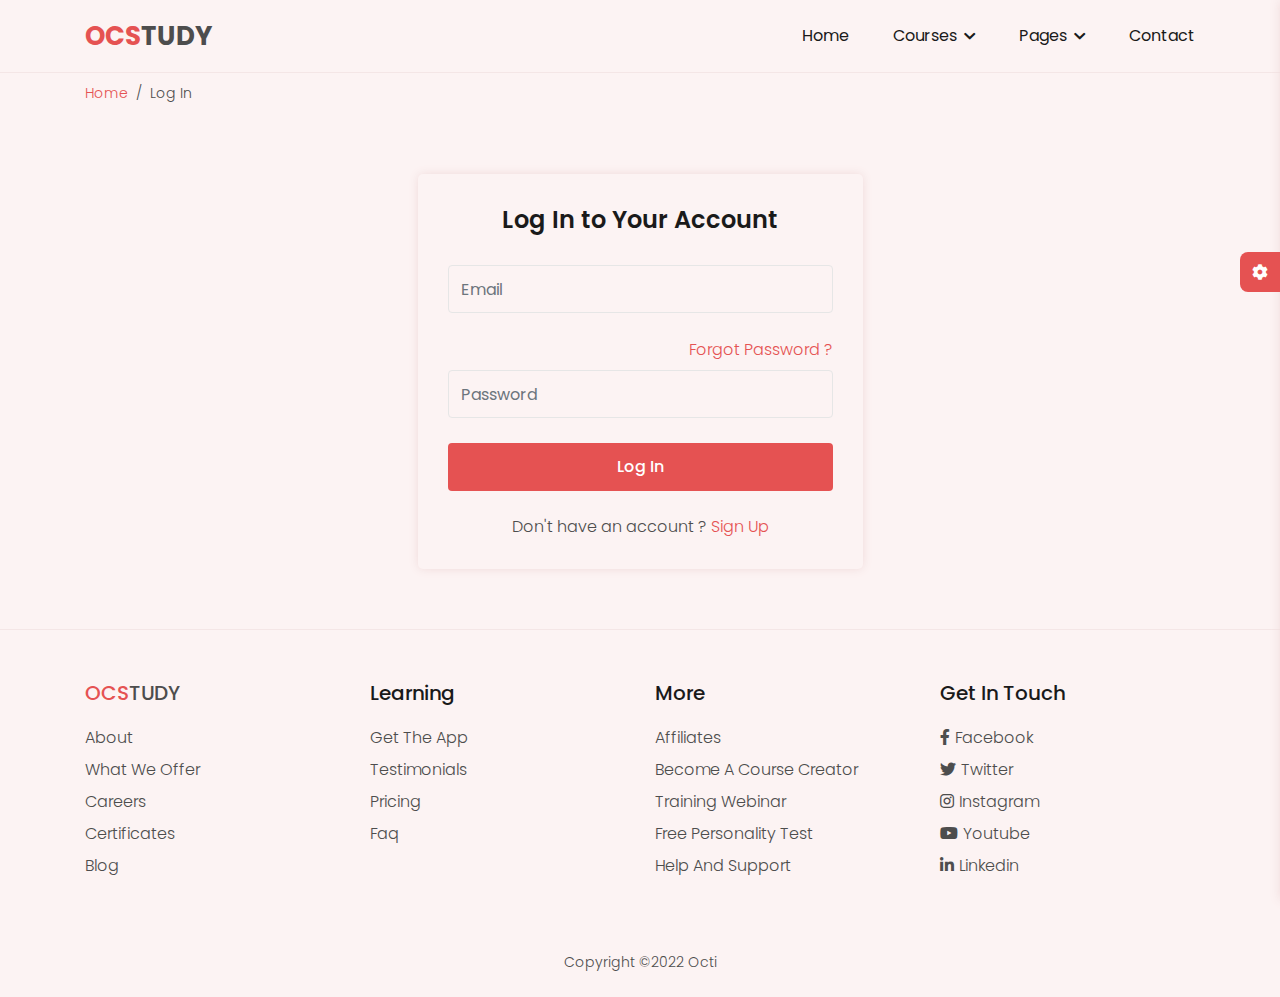
<file: log-in.html>
<!DOCTYPE html>
<html lang="en">
<head>
  <title> Log In </title>
  <meta charset="utf-8">
  <meta name="viewport" content="width=device-width, initial-scale=1.0">
  <link rel="stylesheet" href="css/font-awesome.css">
  <link rel="stylesheet" href="css/bootstrap.min.css">
  <link rel="stylesheet" href="css/style.css">
  <link rel="stylesheet" href="css/responsive.css">
  <link rel="stylesheet" class="js-color-style" href="css/colors/color-1.css">
  <link rel="stylesheet" class="js-glass-style" href="css/glass.css" disabled>
</head>
<body>



<!--main wrapper start-->
<div class="main-wrapper">

  <!--header start-->
  <header class="header">
    <div class="container">
      <div class="header-main d-flex justify-content-between align-items-center">
        <div class="header-logo">
          <a href="index.html"><span>ocs</span>tudy</a>
        </div>
        <button type="button" class="header-hamburger-btn js-header-menu-toggler">
          <span></span>
        </button>
        <div class="header-backdrop js-header-backdrop"></div>
        <nav class="header-menu js-header-menu">
          <button type="button" class="header-close-btn js-header-menu-toggler">
            <i class="fas fa-times"></i>
          </button>
          <ul class="menu">
            <li class="menu-item"><a href="index.html">home</a></li>
            <li class="menu-item menu-item-has-children">
              <a href="#" class="js-toggle-sub-menu">courses <i class="fas fa-chevron-down"></i></a>
              <ul class="sub-menu js-sub-menu">
                <li class="sub-menu-item"><a href="courses.html">courses</a></li>
                <li class="sub-menu-item"><a href="course-details.html">course details</a></li>
              </ul>
            </li>
            <li class="menu-item menu-item-has-children">
              <a href="#" class="js-toggle-sub-menu">pages <i class="fas fa-chevron-down"></i></a>
              <ul class="sub-menu js-sub-menu">
                <li class="sub-menu-item"><a href="log-in.html">log in</a></li>
                <li class="sub-menu-item"><a href="sign-up.html">sign up</a></li>
              </ul>
            </li>
            <li class="menu-item"><a href="contact.html">contact</a></li>
          </ul>
        </nav>
      </div>
    </div>
  </header>
   <!--header end-->

    <!--breadcrumb start-->
    <div class="breadcrumb-nav">
      <div class="container">
       <nav aria-label="breadcrumb">
         <ol class="breadcrumb mb-0">
           <li class="breadcrumb-item"><a href="index.html">Home</a></li>
           <li class="breadcrumb-item active" aria-current="page">Log In</li>
         </ol>
       </nav>
      </div>
    </div>
     <!--breadcrumb end-->
     <!-- login section start-->
     <section class="login-section section-padding">
       <div class="container">
         <div class="row justify-content-center">
           <div class="col-md-7 col-lg-6 col-xl-5">
             <div class="login-form box">
              <h2 class="form-title text-center">Log In to Your Account</h2>
              <form action="">
                <div class="form-group">
                  <input type="text" class="form-control" placeholder="Email">
                </div>
                <div class="form-group">
                  <div class="d-flex mb-2 justify-content-end"><a href="#">Forgot Password ?</a></div>
                  <input type="password" class="form-control" placeholder="Password">
                </div>
                <button type="submit" class="btn btn-theme btn-block btn-form">log in</button>
                <p class="text-center mt-4 mb-0">Don't have an account ? <a href="sign-up.html">Sign Up</a></p>
              </form>
             </div>
           </div>
         </div>
       </div>
     </section>
     <!-- login section end-->

      <!--footer start-->
      <footer class="footer">
        <div class="footer-top">
          <div class="container">
            <div class="row">
              <div class="col-sm-6 col-lg-3">
                <div class="footer-item">
                  <h3 class="footer-logo"><span>ocs</span>tudy</h3>
                  <ul>
                    <li><a href="#">about</a></li>
                    <li><a href="#">what we offer</a></li>
                    <li><a href="#">careers</a></li>
                    <li><a href="#">certificates</a></li>
                    <li><a href="#">blog</a></li>
                  </ul>
                </div>
              </div>
              <div class="col-sm-6 col-lg-3">
               <div class="footer-item">
                 <h3>learning</h3>
                 <ul>
                   <li><a href="#">get the app</a></li>
                   <li><a href="#">testimonials</a></li>
                   <li><a href="#">pricing</a></li>
                   <li><a href="#">faq</a></li>
                 </ul>
               </div>
             </div>
             <div class="col-sm-6 col-lg-3">
               <div class="footer-item">
                 <h3>more</h3>
                 <ul>
                   <li><a href="#">affiliates</a></li>
                   <li><a href="#">become a course creator</a></li>
                   <li><a href="#">training webinar</a></li>
                   <li><a href="#">free personality test</a></li>
                   <li><a href="#">help and support</a></li>
                 </ul>
               </div>
             </div>
             <div class="col-sm-6 col-lg-3">
               <div class="footer-item">
                 <h3>get in touch</h3>
                 <ul>
                   <li><a href="#"><i class="fab  fa-facebook-f social-icon"></i>facebook</a></li>
                   <li><a href="#"><i class="fab fa-twitter social-icon"></i>twitter</a></li>
                   <li><a href="#"><i class="fab fa-instagram social-icon"></i>instagram</a></li>
                   <li><a href="#"><i class="fab fa-youtube social-icon"></i>youtube</a></li>
                   <li><a href="#"><i class="fab fa-linkedin-in social-icon"></i>linkedin</a></li>
                 </ul>
               </div>
             </div>
            </div>
          </div>
        </div>
        <div class="footer-bottom">
          <div class="container">
            <p class="m-0 py-4 text-center">Copyright &copy;2022 Octi</p>
          </div>
        </div>
      </footer>
      <!--footer end-->
 

</div>
<!--main wrapper end-->


<!--style switcher start-->

<div class="style-switcher js-style-switcher">
  <div class="style-switcher-toggler js-style-switcher-toggler">
    <div class="fas fa-cog"></div>
  </div>
  <h3>Style Switcher</h3>
  <div class="style-switcher-item">
    <p class="mb-2">Theme Colors</p>
    <!--theme colors-->
    <div class="theme-colors js-theme-colors">
      <button type="button" data-js-theme-color="color-1" class="js-theme-color-item color-1">
      </button>
      <button type="button" data-js-theme-color="color-2" class="js-theme-color-item color-2">
      </button>
      <button type="button" data-js-theme-color="color-3" class="js-theme-color-item color-3">
      </button>
      <button type="button" data-js-theme-color="color-4" class="js-theme-color-item color-4">
      </button>
      <button type="button" data-js-theme-color="color-5" class="js-theme-color-item color-5">
      </button>
    </div>
  </div>
  <div class="style-switcher-item">
    <div class="form-check form-switch">
      <input class="form-check-input js-dark-mode" type="checkbox" role="switch" id="dark-mode">
      <label class="form-check-label" for="dark-mode">Dark Mode</label>
    </div>
  </div>
  <div class="style-switcher-item">
    <div class="form-check form-switch">
      <input class="form-check-input js-glass-effect" type="checkbox" role="switch" id="glass-effect">
      <label class="form-check-label" for="glass-effect">Glass Effect</label>
    </div>
  </div>
</div>
<!--style switcher end-->



<script src="js/bootstrap.bundle.min.js"></script>  
<script src="js/main.js"></script>
</body>
</html>
</file>
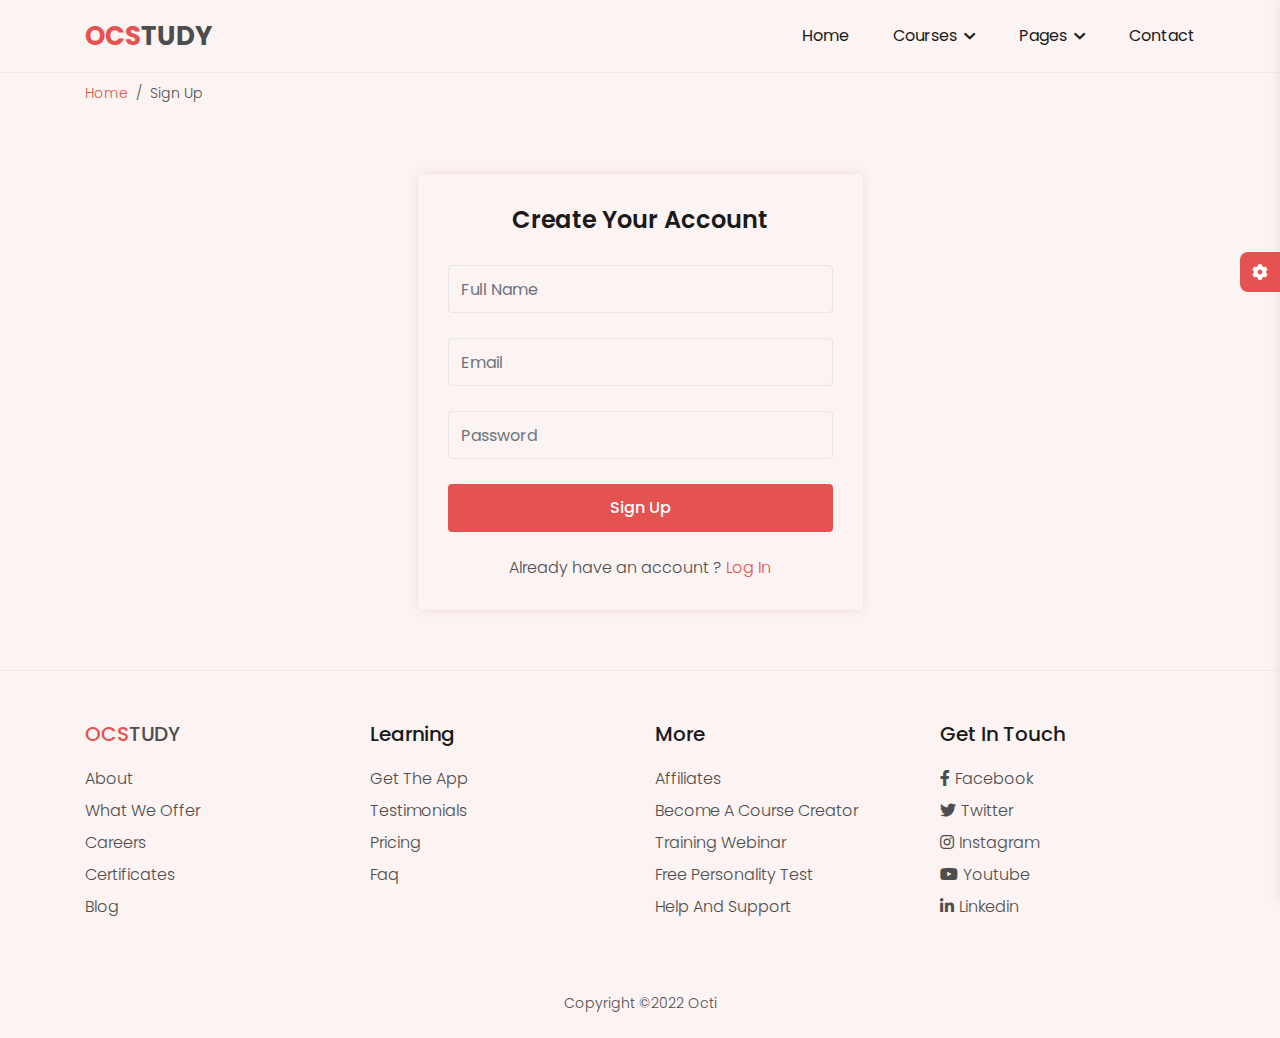
<file: sign-up.html>
<!DOCTYPE html>
<html lang="en">
<head>
  <title> Sign Up </title>
  <meta charset="utf-8">
  <meta name="viewport" content="width=device-width, initial-scale=1.0">
  <link rel="stylesheet" href="css/font-awesome.css">
  <link rel="stylesheet" href="css/bootstrap.min.css">
  <link rel="stylesheet" href="css/style.css">
  <link rel="stylesheet" href="css/responsive.css">
  <link rel="stylesheet" class="js-color-style" href="css/colors/color-1.css">
  <link rel="stylesheet" class="js-glass-style" href="css/glass.css" disabled>
</head>
<body>



<!--main wrapper start-->
<div class="main-wrapper">

  <!--header start-->
  <header class="header">
    <div class="container">
      <div class="header-main d-flex justify-content-between align-items-center">
        <div class="header-logo">
          <a href="index.html"><span>ocs</span>tudy</a>
        </div>
        <button type="button" class="header-hamburger-btn js-header-menu-toggler">
          <span></span>
        </button>
        <div class="header-backdrop js-header-backdrop"></div>
        <nav class="header-menu js-header-menu">
          <button type="button" class="header-close-btn js-header-menu-toggler">
            <i class="fas fa-times"></i>
          </button>
          <ul class="menu">
            <li class="menu-item"><a href="index.html">home</a></li>
            <li class="menu-item menu-item-has-children">
              <a href="#" class="js-toggle-sub-menu">courses <i class="fas fa-chevron-down"></i></a>
              <ul class="sub-menu js-sub-menu">
                <li class="sub-menu-item"><a href="courses.html">courses</a></li>
                <li class="sub-menu-item"><a href="course-details.html">course details</a></li>
              </ul>
            </li>
            <li class="menu-item menu-item-has-children">
              <a href="#" class="js-toggle-sub-menu">pages <i class="fas fa-chevron-down"></i></a>
              <ul class="sub-menu js-sub-menu">
                <li class="sub-menu-item"><a href="log-in.html">log in</a></li>
                <li class="sub-menu-item"><a href="sign-up.html">sign up</a></li>
              </ul>
            </li>
            <li class="menu-item"><a href="contact.html">contact</a></li>
          </ul>
        </nav>
      </div>
    </div>
  </header>
   <!--header end-->

    <!--breadcrumb start-->
    <div class="breadcrumb-nav">
      <div class="container">
       <nav aria-label="breadcrumb">
         <ol class="breadcrumb mb-0">
           <li class="breadcrumb-item"><a href="index.html">Home</a></li>
           <li class="breadcrumb-item active" aria-current="page">Sign Up</li>
         </ol>
       </nav>
      </div>
    </div>
     <!--breadcrumb end-->


     <!--signup section start-->
     <section class="signup section-padding">
      <div class="container">
        <div class="row justify-content-center">
          <div class="col-md-7 col-lg-6 col-xl-5">
            <div class="signup-form box">
              <h2 class="form-title text-center">Create Your Account</h2>
              <form action="">
                <div class="form-group">
                  <input type="text" class="form-control" placeholder="Full Name">
                </div>
                <div class="form-group">
                  <input type="text" class="form-control" placeholder="Email">
                </div>
                <div class="form-group">
                  <input type="password" class="form-control" placeholder="Password">
                </div>
                <button type="submit" class="btn btn-block btn-theme btn-form">sign up</button>
                <p class="text-center mt-4 mb-0">Already have an account ? <a href="log-in.html">Log In</a></p>
              </form>
            </div>
          </div>
        </div>
      </div>
     </section>
     <!--signup section end-->

      <!--footer start-->
      <footer class="footer">
        <div class="footer-top">
          <div class="container">
            <div class="row">
              <div class="col-sm-6 col-lg-3">
                <div class="footer-item">
                  <h3 class="footer-logo"><span>ocs</span>tudy</h3>
                  <ul>
                    <li><a href="#">about</a></li>
                    <li><a href="#">what we offer</a></li>
                    <li><a href="#">careers</a></li>
                    <li><a href="#">certificates</a></li>
                    <li><a href="#">blog</a></li>
                  </ul>
                </div>
              </div>
              <div class="col-sm-6 col-lg-3">
               <div class="footer-item">
                 <h3>learning</h3>
                 <ul>
                   <li><a href="#">get the app</a></li>
                   <li><a href="#">testimonials</a></li>
                   <li><a href="#">pricing</a></li>
                   <li><a href="#">faq</a></li>
                 </ul>
               </div>
             </div>
             <div class="col-sm-6 col-lg-3">
               <div class="footer-item">
                 <h3>more</h3>
                 <ul>
                   <li><a href="#">affiliates</a></li>
                   <li><a href="#">become a course creator</a></li>
                   <li><a href="#">training webinar</a></li>
                   <li><a href="#">free personality test</a></li>
                   <li><a href="#">help and support</a></li>
                 </ul>
               </div>
             </div>
             <div class="col-sm-6 col-lg-3">
               <div class="footer-item">
                 <h3>get in touch</h3>
                 <ul>
                   <li><a href="#"><i class="fab  fa-facebook-f social-icon"></i>facebook</a></li>
                   <li><a href="#"><i class="fab fa-twitter social-icon"></i>twitter</a></li>
                   <li><a href="#"><i class="fab fa-instagram social-icon"></i>instagram</a></li>
                   <li><a href="#"><i class="fab fa-youtube social-icon"></i>youtube</a></li>
                   <li><a href="#"><i class="fab fa-linkedin-in social-icon"></i>linkedin</a></li>
                 </ul>
               </div>
             </div>
            </div>
          </div>
        </div>
        <div class="footer-bottom">
          <div class="container">
            <p class="m-0 py-4 text-center">Copyright &copy;2022 Octi</p>
          </div>
        </div>
      </footer>
      <!--footer end-->
 

</div>
<!--main wrapper end-->


<!--style switcher start-->

<div class="style-switcher js-style-switcher">
  <div class="style-switcher-toggler js-style-switcher-toggler">
    <div class="fas fa-cog"></div>
  </div>
  <h3>Style Switcher</h3>
  <div class="style-switcher-item">
    <p class="mb-2">Theme Colors</p>
    <!--theme colors-->
    <div class="theme-colors js-theme-colors">
      <button type="button" data-js-theme-color="color-1" class="js-theme-color-item color-1">
      </button>
      <button type="button" data-js-theme-color="color-2" class="js-theme-color-item color-2">
      </button>
      <button type="button" data-js-theme-color="color-3" class="js-theme-color-item color-3">
      </button>
      <button type="button" data-js-theme-color="color-4" class="js-theme-color-item color-4">
      </button>
      <button type="button" data-js-theme-color="color-5" class="js-theme-color-item color-5">
      </button>
    </div>
  </div>
  <div class="style-switcher-item">
    <div class="form-check form-switch">
      <input class="form-check-input js-dark-mode" type="checkbox" role="switch" id="dark-mode">
      <label class="form-check-label" for="dark-mode">Dark Mode</label>
    </div>
  </div>
  <div class="style-switcher-item">
    <div class="form-check form-switch">
      <input class="form-check-input js-glass-effect" type="checkbox" role="switch" id="glass-effect">
      <label class="form-check-label" for="glass-effect">Glass Effect</label>
    </div>
  </div>
</div>
<!--style switcher end-->



<script src="js/bootstrap.bundle.min.js"></script>  
<script src="js/main.js"></script>
</body>
</html>
</file>
<file: css/style.css>
/* -------------------------------------------------------------------------------------------------- 

            ****************************** Table of Contents ***********************************


01. =google fonts
02. =variables
03. =overrides variables for -theme dark
04. =base
05. =box
06. =customised bootstrap classes
07. =animation keyframes
08. =section - padding, title
09. =buttons
10. =page loader
11. =circular img
12. =forms
13. =video modal
14. =pagination
15. =breadcrumb
16. =tabs
17. =bubble animation
18. =style switcher
19. =header
20. =footer
21. =banner section
22. =fun facts section
23. =courses section
24. =testimonials section
25. =bai section
26. =course details section
27. =contact section


-----------------------------------------------------------------------------------------------------*/

/* -------------------------
01. =google fonts
----------------------------*/
@import url('https://fonts.googleapis.com/css2?family=Poppins:wght@300;400;500;600;700&display=swap');

/* -------------------------
02. =variables
----------------------------*/

:root{

    --orange: hsl(36,80%,50%);
    --while: hsl(0,0%,100%);
    --WHITE: hsl(0,0%,100%);
    --BLACK: hsl(0,0%,0%);
    --black-90: hsl(0,0%,10%);
    --black-70: hsl(0,0%,30%);
    --black-alpha-40: hsla(0,0%,0%,0.4);
    --yellow-light: hsl(44,95%,83%);
    --green-light: hsl(158,68%,75%);
    --red-light: hsl(0,84%,80%);
    --orange-light: hsl(22,85%,80%);
    --select-box-bg-color: hsl(0,0%,100%);
    --border-color-1: hsl(0,0%,90%);
}

/* -------------------------
03. =overrides variables for -theme dark
----------------------------*/
body.t-dark{
    --body-bg-color: hsl(240,10%,19%);
    --black-70: hsl(0,0%,87%);
    --black-90: hsl(0,0%,100%);
    --shadow: 0 0 10px hsla(0,0%,0%,0.008);
    --white: hsl(240,8%,21%);
    --select-box-bg-color: hsl(240,8%,21%);
    --border-color-2: hsl(240,9%,25%);
    --border-color-1:hsl(240,9%,30%);
    
}

/* -------------------------
04. =base
----------------------------*/

body{
    background-color: var(--body-bg-color);
    font-family: 'Poppins', sans-serif;
    font-size: 16px;
    font-weight: 300;
    color: var(--black-70);
    min-height: 100vh;
    overflow-x: hidden;
}

a{
    color: var(--main-color);
    text-decoration: none;

}

a:hover{
    color: var(--main-color);
}

img{
    max-width: 100%;

}
ul{
    list-style: none;
    margin:0;
    padding: 0;
}
h1,h2,h3,h4,h5,h6{
    color: var(--black-90);
    line-height: 1.3;
}
h3{
    font-size: 20px;
}
::selection{
    color:var(--WHITE);
    background-color: var(--main-color);

}


/* -------------------------
05. =box
----------------------------*/

.box{
    background-color: var(--white);
    border-radius: 5px;
    box-shadow: var(--shadow);
    padding: 30px;

}


/* -------------------------
06. =customised bootstrap classes
----------------------------*/
.container{
    --bs-gutter-x: 15px;
    max-width: 1140px;
}
.row{
    --bs-gutter-x: 30px;
}


/* -------------------------
07. =animation keyframes
----------------------------*/
@keyframes spin{
    0%{
        transform: rotate(0deg);
    }
    100%{
        transform: rotate(360deg);
    }
}
@keyframes bubble{
    0%{
        transform: translateY(0vh);
        opacity: 0;
    }
    5%,95%{
        opacity: 1;
    }
    100%{
        transform: translateY(-100vh);
        opacity: 0;
    }
}
@keyframes Loader{
    0%{
        transform: rotate(0deg);
    }
    25%,50%{
        transform: rotate(180deg);
    }
    75%,100%{
        transform: rotate(360deg);
    }
}
@keyframes LoaderIn{
    0%,25%,100%{
        height: 0%;
    }
    50%,75%{
        height: 100%;
    }
}



/* -------------------------
08. =section - padding, title
----------------------------*/
.section-padding{
    padding: 60px 0;
}
.section-title{
    margin-bottom: 40px;
}
.section-title .title{
    font-size: 20px;
    color: var(--main-color);
    text-transform: capitalize;
}
.section-title .sub-title
{
    font-size: 35px;
    font-weight: 600;
    color: var(--black-90);
}
/* -------------------------
09. =buttons
----------------------------*/
.btn-theme{
    background-color: var(--main-color);
    color: var(--WHITE);
    font-size: 16px;
    text-transform: capitalize;
    font-weight: 500;
    padding: 8px 20px;
    transition: all 0.3s ease;
}
.btn-theme:hover{
    color: var(--WHITE);
    background-color: var(--button-hover-color);
}
.btn-theme:focus{
    box-shadow: 0 0 8px var(--main-color);
}
.btn-block{
    width: 100%;
}
.btn-form{
    height: 48px;
}
/* -------------------------
10. =page loader
----------------------------*/
/*
.page-loader{
    position: fixed;
    left: 0;
    top: 0;
    height: 100%;
    width: 100%;
    z-index: 1001;
    display: flex;
    background-color: var(--white);
    

}
.page-loader.face-out{
    opacity: 0;
    transition: all 0.6s ease;
}
.page-loader div{
    margin: auto;
    height: 32px;
    width: 32px;
    border: 4px solid var(--main-color);
    position: relative;
    animation: loader 2s linear infinite;
}
.page-loader div::before{
    content: '';
    position: absolute;
    height: 100%;
    width: 100%;
    background-color: var(--main-color);
    left: 0;
    top: 0;
    animation: loaderIn 2s linear infinite;
}
*/


/* -------------------------
11. =circular img
----------------------------*/
.circular-img{
    max-width: 360px;
    margin: auto;
    position: relative;
    z-index: 1;
}
.circular-img-inner{
    text-align: center;
    border-radius: 0 0 180px 180px;
    overflow: hidden;
}
.circular-img-circle{
    height: 360px;
    width: 360px;
    position: absolute;
    left: 0;
    bottom: 0;
    border-radius: 50%;
}
.circular-img img{
    position: relative;
    z-index: 1;
}
/* -------------------------
12. =forms
----------------------------*/
.form-title{
    font-size: 24px;
    margin: 0 0 30px;
    font-weight: 600;
}
.form-cotrol::placeholder{
    color:var(--black-70);

}

.form-group{
    margin-bottom: 25px;
    position: relative;
}
.form-control{
    height: 48px;
    border-color: var(--border-color-1);
    color: var(--black-90);
    background-color: transparent;
}
.form-control:focus{
    background-color: transparent;
    border-color: var(--border-color-1);
    color: var(--black-90);
    box-shadow: none;;
}
.select-icon{
    position: absolute;
    right: 15px;
    top: 50%;
    transform: translateY(-50%);
    pointer-events: none;
    font-size: 13px;
}
select.form-control:focus option{
    background-color: var(--select-box-bg-color);
}
textarea.form-control{
    height: 128px;
    resize: none;
}
/* -------------------------
13. =video modal
----------------------------*/
.video-modal .btn-close{
    height: 35px;
    width: 35px;
    background-image: none;
    border-radius: 50%;
    opacity: 1;
    z-index: 1;
    position: absolute;
    right: 0;
    top: -35px;
    color: var(--WHITE);
    font-size: 16px;
    padding: 0;
}
.video-modal .modal-content{
    border: 0;
}
/* -------------------------
14. =pagination
----------------------------*/
.page-item.disabled .page-link,
.page-link{
    border: none;
    background-color: transparent;
    color: var(--black-70);
}
.page-item.active .page-link{
    background-color: var(--main-color);
}
.page-link:hover{
    background-color: var(--main-color);
    color: var(--WHITE);
}

/* -------------------------
15. =breadcrumb
----------------------------*/
.breadcrumb-nav{
    padding: 10px 0;
}
.breadcrumb-nav .breadcrumb-item{
    font-size: 14px;
    text-transform: capitalize;
}
.breadcrumb-nav .breadcrumb-item + .breadcrumb-item::before,
.breadcrumb-nav .breadcrumb-item.active{
    color: var(--black-70);
}

/* -------------------------
16. =tabs
----------------------------*/

.nav-tabs .nav-link{
    background-color: var(--white);
    text-transform: capitalize;
    border-color: var(--border-color-2);
    padding: 5px 12px;
    margin: 0 5px 10px;
    border-radius: 5px;
    color: var(--black-70);
    font-size: 16px;
}
.nav-tabs .nav-link:hover{
    border-color: var(--border-color-2);
}
.nav-tabs .nav-link.active{
    background-color: var(--main-color);
    border-color: transparent;
    color: var(--WHITE);
}

/* -------------------------
17. =bubble animation
----------------------------*/
.bubble-animation-item{
    position: absolute;
    height: 20px;
    width: 20px;
    border-radius: 50%;
    border: 2px solid transparent;
    z-index: -1;
}
.bubble-animation-item:nth-child(1){
    border-color: var(--yellow-light);
    top: 120%;
    left: 10%;
    animation: bubble 30s linear infinite;
}
.bubble-animation-item:nth-child(2){
    border-color: var(--green-light);
    top: 60%;
    left: 50%;
    animation: bubble 40s linear infinite;
}
.bubble-animation-item:nth-child(3){
    border-color: var(--red-light);
    top: 90%;
    left: 90%;
    animation: bubble 50s linear infinite;
}
.bubble-animation-item:nth-child(4){
    border-color: var(--yellow-light);
    top: 80%;
    left: 60%;
    animation: bubble 60s linear infinite;
}
.bubble-animation-item:nth-child(5){
    border-color: var(--green-light);
    top: 30%;
    left: 10%;
    animation: bubble 70s linear infinite;
}
.bubble-animation-item:nth-child(6){
    border-color: var(--red-light);
    top: 20%;
    left: 30%;
    animation: bubble 80s linear infinite;
}
.bubble-animation-item:nth-child(7){
    border-color: var(--yellow-light);
    top: 100%;
    left: 5%;
    animation: bubble 60s linear infinite;
}
.bubble-animation-item:nth-child(8){
    border-color: var(--green-light);
    top: 110%;
    left: 35%;
    animation: bubble 70s linear infinite;
}
.bubble-animation-item:nth-child(9){
    border-color: var(--red-light);
    top: 120%;
    left: 65%;
    animation: bubble 80s linear infinite;
}








/* -------------------------
18. =style switcher
----------------------------*/
.style-switcher{
    width: 250px;
    position: fixed;
    height: 100%;
    background-color: var(--white);
    right: -250px;
    top: 0;
    z-index: 10;
    padding: 30px;
    box-shadow: var(--shadow);
    transition: right 0.3s ease;
}
.style-switcher.open{
    right: 0;
}
.style-switcher-toggler{
    height: 40px;
    width: 40px;
    position: absolute;
    top:28% ;
    left: -40px;
    background-color: var(--main-color);
    color: var(--WHITE);
    display: flex;
    align-items: center;
    justify-content: center;
    border-radius: 8px 0 0 8px;
    cursor: pointer;
}
.style-switcher h3{
    font-size: 18px;
    text-transform: capitalize;
    border-bottom: 1px solid var(--border-color-1);
    padding: 0 0 10px;
}
.style-switcher-item{
    padding: 10px 0;
    border-bottom: 1px solid var(--border-color-1);
}
.theme-colors button{
    height: 30px;
    width: 30px;
    border: none;
    border-radius: 50%;
    vertical-align: middle;
    border-radius: 50%;
    padding: 0;
    position: relative;
}
.theme-colors button::before{
    content: "\f00c";
    font-family: 'Font Awesome 5 Free';
    font-weight: 900;
    font-size: 12px;
    color: var(--WHITE);
    transition: all 0.3s ease;
    position: absolute;
    left: 50%;
    top: 50%;
    transform: translate(-50%,-50%);
    opacity: 0;
}
.theme-colors button.active::before{
    opacity: 1;
}
.theme-colors .color-1{
    background-color: hsl(0,74%,61%);
}

.theme-colors .color-2{
    background-color: hsl(230,74%,61%);
}

.theme-colors .color-3{
    background-color: hsl(36,74%,61%);
}

.theme-colors .color-4{
    background-color: hsl(277,74%,61%);
}

.theme-colors .color-5{
    background-color: hsl(164,74%,61%);
}

/* -------------------------
19. =header
----------------------------*/
.header{
    border-bottom: 1px solid var(--border-color-2);
}
.header-logo a{
    font-size: 26px;
    text-transform: uppercase;
    font-weight: 700;
    color: var(--black-70);
}
.header-logo span{
    color: var(--main-color);
}
.header .menu-item{
    display: inline-block;
    margin-left: 40px;
    position: relative;

}
.header .menu-item > a{
    display: block;
    padding: 24px 0;
    font-weight: 400;
    color:var(--black-90);
    text-transform: capitalize;
    transition: color 0.3s ease;
}
.header .sub-menu-item a:hover,
.header .menu-item:hover > a{
    color: var(--main-color);
}
.header .menu-item > a i{
    font-size: 13px;
    margin-left: 3px;
    pointer-events: none;
    transition: transform 0.3s ease;
}
.header .sub-menu{
    position: absolute;
    top: 100%;
    background-color: var(--white);
    left:0;
    width: 210px;
    padding: 10px 0;
    border-radius: 5px;
    box-shadow: var(--shadow);
    transition: all 0.3s ease;
    z-index: 2;
    visibility: hidden;
    opacity: 0;
    transform: translateY(10px);

}
@media(min-width: 992px) {
    .header .menu-item:hover > .sub-menu{
        visibility: visible;
        opacity: 1;
        transform: translateY(0);
    }
}
.header .sub-menu-item a{
    display: block;
    padding: 10px 20px;
    color: var(--black-90);
    text-transform: capitalize;
    font-weight: 400;
    transition: color 0.3s ease;
}
.header-backdrop,
.header-close-btn,
.header-hamburger-btn{
    display:none;
}

/* -------------------------
20. =footer
----------------------------*/
.footer-top{
    padding: 50px 0 20px;
    border-top: 1px solid var(--border-color-2);
}
.footer-item{
    margin: 0 0 30px;
}
.footer-item h3{
    text-transform: capitalize;
    margin: 0 0 20px;
}
.footer-item .footer-logo{
    color: var(--black-70);
    text-transform: uppercase;
}
.footer-item .footer-logo span{
    color: var(--main-color);
}
.footer-item ul li:not(:last-child){
    margin-bottom: 8px;
}
.footer-item ul a{
    text-transform: capitalize;
    color: var(--black-70);
    transition: color 0.3s ease ;
    position: relative;
}
.footer-item ul a:hover{
    color: var(--main-color);
}
.footer-item ul a::before{
    content: '';
    position: absolute;
    left: 0;
    bottom: 0;
    width: 0%;
    height: 1px;
    background-color: var(--main-color);
    transition: width 0.3s ease;
}
.footer-item ul a:hover::before{
    width: 100%;
}
.footer-item ul a .social-icon{
    margin-right: 5px ;
}
.footer-botom{
    border-top: 1px solid var(--border-color-2);
}
.footer-bottom p{
    font-size: 14px;
}

/* -------------------------
21. =banner section
----------------------------*/
.banner-section{
    padding: 80px 0;
    min-height: 680px;
}
.banner-text h2{
    font-size: 20px;
    color:var(--main-color);
}
.banner-text h1{
    font-size: 45px;
    font-weight: 700;
}
.banner-section .circular-img-circle{
    background-color: var(--red-light);
}


/* -------------------------
22. =fun facts section
----------------------------*/
.fun-facts-item{
    padding: 15px 0;
}
.fun-facts-item h2{
    font-weight: 700;
    font-size: 30px;
    text-transform: uppercase;
}
.fun-facts-item p{
    margin: 0;
    text-transform: uppercase;
}
.fun-facts-item .style-1{
    color: var(--black-70);
}
.fun-facts-item .style-2{
    color: var(--green-light);
}
.fun-facts-item .style-3{
    color: var(--red-light);
}
.fun-facts-item .style-4{
    color: var(--orange-light);
}

/* -------------------------
23. =courses section
----------------------------*/

.courses-item{
    margin-bottom:30px;
    position:relative;
}
.courses-item .img-box img{
    width: 100%;
    border-radius: 5px;
}
.courses-item .link{
    color: var(--black-70);
    display: inline-block;
}
.courses-item .title{
    text-transform: capitalize;
    margin:15px 0;
    transition: color 0.3s ease;
}
.courses-item:hover .title{
    color: var(--main-color);
}
.courses-item .instructor{
    text-transform: capitalize;
    margin: 0 0 12px;
}
.courses-item .instructor img{
    width: 30px;
    border-radius: 50%;
    margin-right: 5px;
}
.courses-item .rating{
    font-size: 14px;
}
.courses-item .average-rating{
    font-weight: 600;
    color: var(--orange);
}
.courses-item .average-stars i{
    color: var(--orange);
}
.courses-item .price{
    position: absolute;
    right: 15px;
    top: 15px;
    background-color: var(--main-color);
    color: var(--WHITE);
    font-weight: 600;
    padding: 4px 8px;
    border-radius: 4px;
}


/* -------------------------
24. =testimonials section
----------------------------*/
.testimonials-section .img-box{
    height: 150px;
    width: 150px;
    background-color: var(--red-light);
    margin: 30px auto 50px;

}
.testimonials-section .img-box::before,
.testimonials-section .img-box::after{
    content: '';
    position: absolute;
    border-radius: 50%;
    border: 1px solid var(--red-light);
    animation: spin 15s linear infinite;
}
.testimonials-section .img-box::before{
    height: 180px;
    width: 180px;
    left: -15px;
    top: -15px;
    border-left: 1px solid transparent;

}
.testimonials-section .img-box::after{
    height: 210px;
    width: 210px;
    left: -30px;
    top: -30px;
    border-right: 1px solid transparent;
}
.testimonials-item h3{
    text-transform: capitalize;
}
.testimonials-item .text-2{
    margin:0;
    text-transform: capitalize;
    
}

.testimonials-section .carousel-control-prev,
.testimonials-section .carousel-control-next{
    position: relative;
    height: 35px;
    width: 35px;
    background-color: var(--main-color);
    display: inline-block;
    border-radius: 50%;
    margin: 0 4px;


}

.testimonials-section .decoration-circles-item{
    position: absolute;
    border-radius: 50%;
    opacity: 0.4;
}
.testimonials-section .decoration-circles-item:nth-child(1){
    left: 10%;
    top: 20%;
    height: 30px;
    width: 30px;
    background-color: var(--yellow-light);
}
.testimonials-section .decoration-circles-item:nth-child(2){
    left: 40%;
    top: 40%;
    height: 50px;
    width: 50px;
    background-color: var(--green-light);
}
.testimonials-section .decoration-circles-item:nth-child(3){
    left: 70%;
    top: 70%;
    height: 30px;
    width: 30px;
    background-color: var(--red-light);
}
.testimonials-section .decoration-circles-item:nth-child(4){
    left: 20%;
    top: 50%;
    height: 20px;
    width: 20px;
    background-color: var(--red-light);
}
.testimonials-section .decoration-imgs-item{
    position: absolute;
    border-radius: 50%;
    opacity: 0.4;
}
.testimonials-section .decoration-imgs-item:nth-child(1){
    height: 60px;
    width: 60px;
    left: 20%;
    top: 30%;
    background-color: var(--yellow-light);
}
.testimonials-section .decoration-imgs-item:nth-child(2){
    height: 80px;
    width: 80px;
    left: 90%;
    top: 40%;
    background-color: var(--red-light);
}
.testimonials-section .decoration-imgs-item:nth-child(3){
    height: 40px;
    width: 40px;
    left: 10%;
    top: 60%;
    background-color: var(--green-light);
}
/* -------------------------
25. =bai section
----------------------------*/
.bai-section .circular-img-circle{
    background-color: var(--yellow-light);
}

/* -------------------------
26. =course details section
----------------------------*/

/*  course header */
.course-header h2{
    font-size: 30px;
    margin: 0 0 15px;
    font-weight: 600;
}
.course-header .average-rating{
    font-weight: 600;
    color: var(--orange);
}
.course-header .average-stars i{
    font-size: 14px;
    color: var(--orange);
}
.course-header .rating span{
    vertical-align: middle;
}
.course-header ul li{
    margin: 6px 0 0;
    text-transform: capitalize;
}
.course-header ul li span{
    margin-left: 5px;
}

/* course-tabs */
.course-tabs{
    margin: 30px 0 20px;
}
.course-tabs .nav-link{
    margin: 0 10px 10px 0;
}

/* course curriculum*/
.course-curriculum .accordion-item{
    border-color: var(--border-color-1);
    background-color: transparent;
}
.course-curriculum .accordion-button span{
    position: absolute;
    right: 17px;
    font-size: 14px;
}
.course-curriculum .accordion-button::after{
    content: "\f077";
    font-family: 'Font Awesome 5 Free';
    font-weight: 900;
    background-image: none;
    position: absolute;
    left: 17px;
    top: 50%;
    transform: translateY(-50%);
    height: auto;
    width: auto;
    line-height: 1;
}
.course-curriculum .accordion-button{
    background-color: transparent;
    color: var(--black-90);
    font-weight: 300;
    flex-wrap: wrap;
    padding-left: 50px;
    padding-right: 160px;
    line-height: 1.5;
}
.course-curriculum .accordion-button:focus{
    box-shadow: none;
}
.course-curriculum .accordion-button:not(.collapsed) span{
    font-weight: 500;
}
.course-curriculum .accordion-button:not(.collapsed)::after{
    transform: translateY(-50%) rotate(-180deg);
}
.course-curriculum .accordion-button:not(.collapsed){
    font-weight: 600;
    border-bottom: 1px solid var(--border-color-1);
    transition: none;
    box-shadow: none;
}
.course-curriculum ul li{
    position: relative;
    padding: 0 50px 0 20px;
}
.course-curriculum ul li:not(:last-child){
    margin-bottom: 10px;
}
    

.course-curriculum ul li span{
    position: absolute;
    font-size: 14px;
    right: 0;
    top: 0;
}
.course-curriculum ul li i{
    position: absolute;
    left: 0;
    top: 6px;
    color: var(--black-70);
    font-size: 12px ;
}
  /* course description*/
.course-description h4{
    font-size: 16px;
}

/* course instructor */
.course-instructor .img-box img{
    max-width: 128px;
    margin-bottom: 15px;
}
.course-instructor h4{
    font-size: 16px;
    text-transform: capitalize;
    margin-bottom: 10px;
}
.course-instructor h4 span{
    font-weight: 300 ;
}
.course-instructor ul li i{
    color: var(--main-color);
    margin-right: 5px;
}
.course-instructor ul li:not(:last-child){
    margin-bottom: 5px;
}
/* course reviews*/
.rating-summary .average-rating{
    font-size: 40px;
    font-weight: 700;
    color: var(--black-90);
}
.rating-summary .average-stars i{
    color: var(--orange);
}
.rating-summary .rating-bars-item{
    display: flex;
    align-items: center;
    margin-bottom: 8px;
}
.rating-summary .progress{
    height: 8px;
    background-color: var(--border-color-2);
    width: calc(100% - 120px);
    margin-right: 20px;
    border-radius: 0;
}
.rating-summary .progress-bar{
    background-color: var(--main-color);
}
.rating-summary .star-text{
    min-width: 60px;
    color: var(--orange);
}
.reviews-filter{
    margin: 0 0 35px;
    width: 200px;

}
.reviews-item{
    position: relative;
    margin-bottom: 30px;
    padding-left: 65px;
}
.reviews-item .img-box{
    max-width: 50px;
    border-radius: 50%;
    overflow: hidden;
    position: absolute;
    left: 0;
    top: 0;
}

.reviews-item h4{
    font-size: 16px;
    font-weight: 500;
    text-transform: capitalize;
    margin: 0 0 5px;
    color: var(--black-90);
}
.reviews-item .stars-rating i{
    color: var(--orange);
    font-size: 14px;
}
.reviews-item .star-rating .date{
    margin-left: 5px;
    font-size: 14px;
    display: inline-block;
}.reviews-item p{
    margin: 5px 0 0;
}
/* course sidebar*/
.course-sidebar .img-box{
    margin-bottom: 20px;
    border-radius: 5px;
    overflow: hidden;
    cursor: pointer ;
}
.course-sidebar .img-box::before{
    content: '';
    position: absolute;
    left: 0;
    top: 0;
    height: 100%;
    width: 100%;
    background-color: var(--black-alpha-40);
}
.course-sidebar .img-box .play-icon{
    position: absolute;
    height: 50px;
    width: 50px;
    top: 50%;
    left: 50%;
    transform: translate(-50%,-50%);
    background-color: var(--main-color);
    font-size: 16px;
    display: flex;
    align-items: center;
    justify-content: center;
    border-radius: 50%;
    color: var(--WHITE);

}
.course-sidebar .img-box p{
    position: absolute;
    color: var(--WHITE);
    top:calc(50% + 40px);
    font-weight: 500;
    width: 100%;
}
.course-sidebar .price span{
    margin-right: 8px ;
}
.course-sidebar .price-new{
    font-size: 30px;
    font-weight: 700;
    color: var(--black-90);
}
.course-sidebar .price-discount{
    color: var(--main-color);
}
.course-sidebar .features-list {
    margin: 0 0 20px;
}
.course-sidebar .features-list li{
    position: relative;
    padding-left: 21px;
    margin-bottom: 8px;
}
.course-sidebar .features-list li::before{
    content: '';
    height: 6px;
    width: 6px;
    background-color: var(--main-color);
    position: absolute;
    left: 0;
    top: 9px;
    border-radius: 50%;
}
/* -------------------------
27. =contact section
----------------------------*/
.contact-item{
    position: relative;
    padding-left: 55px;
    margin-bottom: 40px;
}
.contact-item .icon-box{
    position: absolute;
    height: 40px;
    width: 40px;
    background-color: var(--main-color);
    display: flex;
    align-items: center;
    justify-content: center;
    border-radius: 50%;
    left: 0;
    top: 0;
    color: var(--WHITE);
}
</file>
<file: css/responsive.css>
/* Responsive*/

@media(max-width: 1199px){
 .container{
     max-width: 100%;
     --bs-gutter-x: 30px;
 }
}

@media(max-width: 991px){
    .header{
        padding: 12px 0;
    }
    .header-backdrop,
    .header-close-btn,
    .header-hamburger-btn{
        display: block;
    }
    .header-hamburger-btn{
        height: 34px;
        width: 40px;
        cursor: pointer;
        border: 0;
        background-color: transparent;
    }
    .header-hamburger-btn span{
        display: block;
        height: 2px;
        width: 24px;
        background-color: var(--black-90);
        position: relative;
        margin: auto;
    }
    .header-hamburger-btn span::before,
    .header-hamburger-btn span::after{
        content: '';
        position: absolute;
        left: 0;
        width: 100%;
        height: 100%;
        background-color: var(--black-90);
    }
    .header-hamburger-btn span::before{
        top: -7px;

    }
    .header-hamburger-btn span::after{
        top: 7px;
    }
    .header-close-btn{
        height: 40px;
        width: 40px;
        background-color: var(--main-color);
        position: absolute;
        left: 15px;
        top: 15px;
        color: var(--WHITE);
        border: 0;
        border-radius: 5px;
        cursor: pointer;

    }
    .header-menu{
        position: fixed;
        width: 300px;
        height: 100vh;
        top: 0;
        right: -300px;
        z-index: 1000;
        padding: 70px 0 50px;
        transition: all 0.5s ease;
        background-color: var(--white);
        box-shadow: var(--shadow);
        overflow-y: auto;
        visibility: hidden;

    }
    .header-menu.open{
        right: 0;
        visibility:visible ;
    }
    .header .menu-item{
        display: block;
        margin: 0;
    }
    .header .menu-item >a{
        display: flex;
        justify-content: space-between;
        align-items: center;
        padding: 12px 15px;
        border-bottom: 1px solid var(--border-color-1);

    }
    .header .menu-item:first-child >a{
        border-top: 1px solid var(--border-color-1);
    }
    .header .menu-item.active > a i{
        transform: rotate(-180deg);
    }
    .header .sub-menu{
        position: relative;
        width: 100%;
        opacity: 1;
        visibility: visible;
        box-shadow: none;
        transform: translateY(0);
        top: auto;
        padding: 0;
        border-radius: 0 ;
        max-height: 0;
        overflow: hidden;
    }
    .header .sub-menu-item a{
        padding: 12px 45px;
        border-bottom: 1px solid var(--border-color-1);
    }
    .header-backdrop{
        position: fixed;
        z-index: 999;
        left: 0;
        top: 0;
        height: 100%;
        width: 100%;
        opacity: 0.5;
        transition: all 0.5s ease;
        visibility: hidden;
        background-color: var(--white);
    }
    .header-backdrop.active{
        visibility: visible;
        opacity: 0.8;
    }
    .circular-img{
        max-width: 280px;

    }
    .circular-img img{
        max-width: 240px;
    }
    .circular-img-circle{
        height: 280px;
        width: 280px;
    }
    .banner-text h1{
        font-size: 35px;
    }
    .section-title .sub-title{
        font-size: 30px ;
    }
    .course-sidebar{
        margin-top: 30px;
    }
    .course-instructor .img-box img{
        width: 100px;
    }
    .course-instructor .details-wrap{
        margin-bottom: 15px;
    }


}

@media(max-width: 767px){
    .container{
        --bs-gutter-x: 15px;
    }
    .box{
        padding: 20px 15px;
    }
    .banner-text h1{
        font-size: 24px;
    }
    .bai-section{
        text-align: center;
    }
    .section-title .title,
    h3,
    .banner-text h2{
        font-size: 18px;
    }
    .section-title .sub-title{
        font-size: 22px;
    }
    .course-header h2{
        font-size: 24px;
    }
    .form-title,
    .course-curriculum .accordion-button span{
        position: relative;
        right: auto;
        font-size: 12px;
        width: 100%;
        margin-top: 8px;
    }
    .course-curriculum .accordion-button{
        padding-right: 15px;
    }
    .course-curriculum ul li span{
        font-size: 12px;
        position: relative;
        display: block;
        margin-top: 5px;
    }
    .course-curriculum ul li{
        padding: 0 0 0 20px;
    }
    .rating-box{
        margin-bottom: 15px;
    }
    .rating-summary{
        margin-bottom: 15px;
    }
    
}

@media(max-width: 575px){
    .circular-img{
        max-width: 230px;
    }
    .circular-img img{
        max-width: 200px;

    }
    .circular-img-circle{
        width: 230px;
        height: 230px;
    }
    .footer-item{
        text-align: center;
    }
    .header-logo a{
        font-size: 22px;
    }
    .modal-dialog{
        margin: 8px 15px;
    }
    
}
</file>
<file: css/colors/color-1.css>
:root{
    --hue-value-1: 0;
    --hue-value-2: 230;
    --main-color: hsl(var(--hue-value-1),74%,61%);
    --button-hover-color: hsl(var(--hue-value-1),57%,53%);
    --body-bg-color:hsl(var(--hue-value-1),63%,97%);
    --border-color-2: hsl(var(--hue-value-1),40%,93%);
    --shadow: 0 0 10px hsl(var(--hue-value-1),40%,90%);
    --body-gradient-bg-color-1: hsla(var(--hue-value-1),100%,50%,0.2);
    --body-gradient-bg-color-2:hsla(var(--hue-value-2),100%,50%,0.2);
    --decoration-bg-color-1: hsl(var(--hue-value-1),100%,70%);
    --decoration-bg-color-2: hsl(var(--hue-value-2),100%,70%);
}
</file>
<file: css/glass.css>
html::before,
html::after{
    content:'';
    position: fixed;
    z-index: -2;
    border-radius: 50%;
}
html::before{
    height: 100px;
    width: 100px;
    top: 20%;
    left: calc(50% - 650px);
    background-image: linear-gradient(to right bottom,var(--decoration-bg-color-1),var(--WHITE));
}
html::after{
    height: 150px;
    width: 150px;
    bottom: 20%;
    right: calc(50% - 675px);
    background-image: linear-gradient(to left bottom,var(--decoration-bg-color-2),var(--WHITE));
}


body{
    --white: hsla(0,0%,100%,0.25);
    --border-color-2: hsla(0,0%,100%,0.40);
    --shadow: none;
    --border-color-1: hsl(0,0%,0%,0.1);
    background-image: linear-gradient(to right,var(--body-gradient-bg-color-1),var(--body-gradient-bg-color-2));
    background-attachment: fixed;
    padding: 40px 0;
    --backdrop-filter-blur: blur(5px);
}
/* control lightness using opacity property */
body::before{
    content: '';
    position: fixed;
    left: 0;
    top: 0;
    height: 100%;
    width: 100%;
    background-color: var(--WHITE);
    opacity: 0.3;
    z-index: -3;
}
.main-wrapper{
    max-width: 1200px;
    background-color: var(--white);
    border: 1px solid var(--border-color-2);
    margin: auto;
    border-radius: 20px;
    position: relative;
}
.main-wrapper::before{
    content: '';
    position: absolute;
    left: 0;
    top: 0;
    height: 100%;
    width: 100%;
    -webkit-backdrop-filter: var(--backdrop-filter-blur);
    backdrop-filter: var(--backdrop-filter-blur);
    z-index: -1;
    border-radius: 20px;
}

.header .sub-menu,
.box{
    border: 1px solid var(--border-color-2);

}
.header-backdrop,
.modal,
.header .sub-menu,
.box,
.style-switcher{
    -webkit-backdrop-filter: var(--backdrop-filter-blur);
    backdrop-filter: var(--backdrop-filter-blur);
}
.modal-backdrop{
    background-color: var(--white);
}
.header-backdrop.active{
    opacity: 1;
}
/* glass dark */
body.t-dark{
    --border-color-2: hsla(0,0%,100%,0.07);
    --border-color-1: hsl(0,0%,100%,0.15);
    --white: hsla(0,0%,100%,0.05);
    --shadow:none;
}
/* control darkness using opacity property */
body.t-dark::before{
    content: '';
    position: fixed;
    left: 0;
    top: 0;
    height: 100%;
    width: 100%;
    background-color: var(--BLACK);
    opacity: 0.2;
    z-index: -1;
}
/* Responsive */

@media(max-width: 1199px){
    body{
        padding: 40px 30px;
    }
    html::before{
        left: -35px;
        top: 10%;
    }
    html::after{
        right: -60px;
        bottom: 10%;
    }
}

@media(max-width: 991px){
    .header-menu{
        -webkit-backdrop-filter: var(--backdrop-filter-blur);
        backdrop-filter: var(--backdrop-filter-blur);
    }
    .header .sub-menu{
        border: 0;
        -webkit-backdrop-filter:none;
        backdrop-filter: none;
       
    }

}

@media(max-width: 767px){
    body{
        padding: 35px 15px;
    }
    html::before{
        left: -50px;
    }
    html::after{
        right: -75px;
    }
}
</file>
